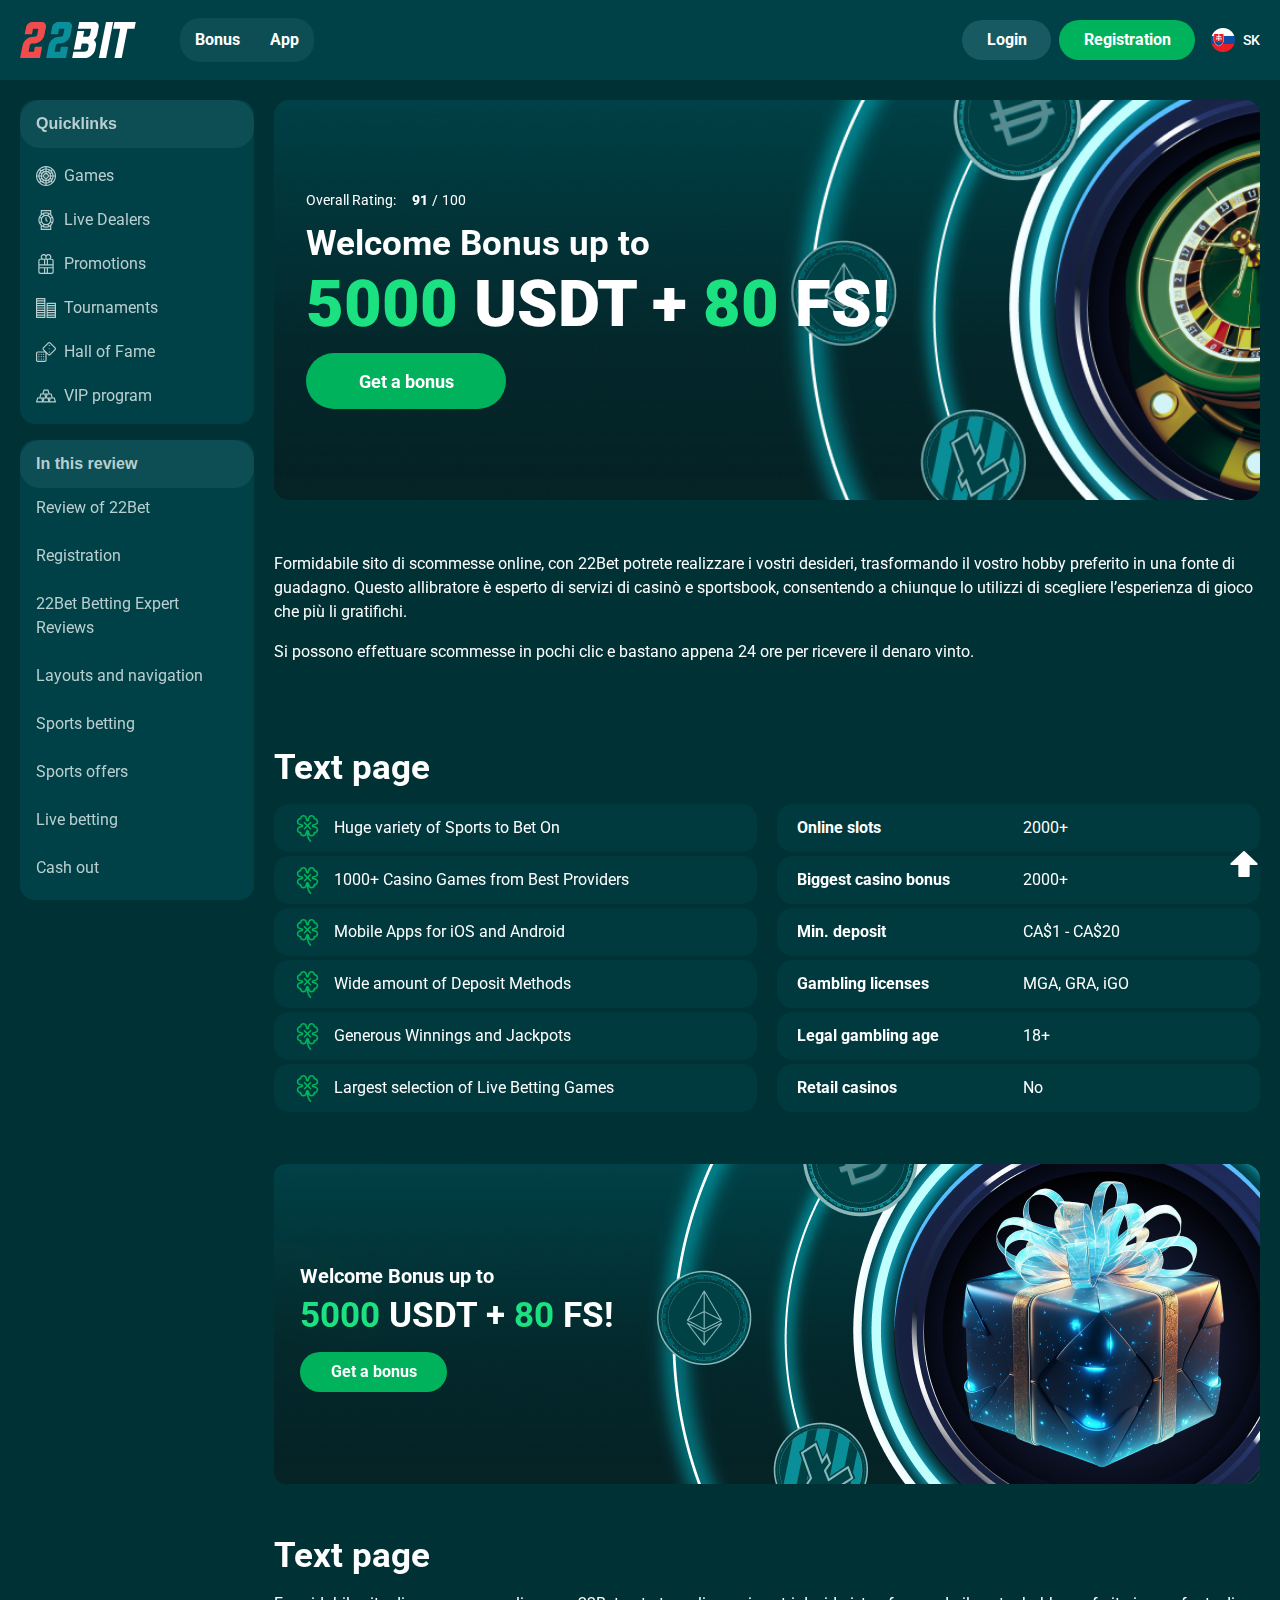
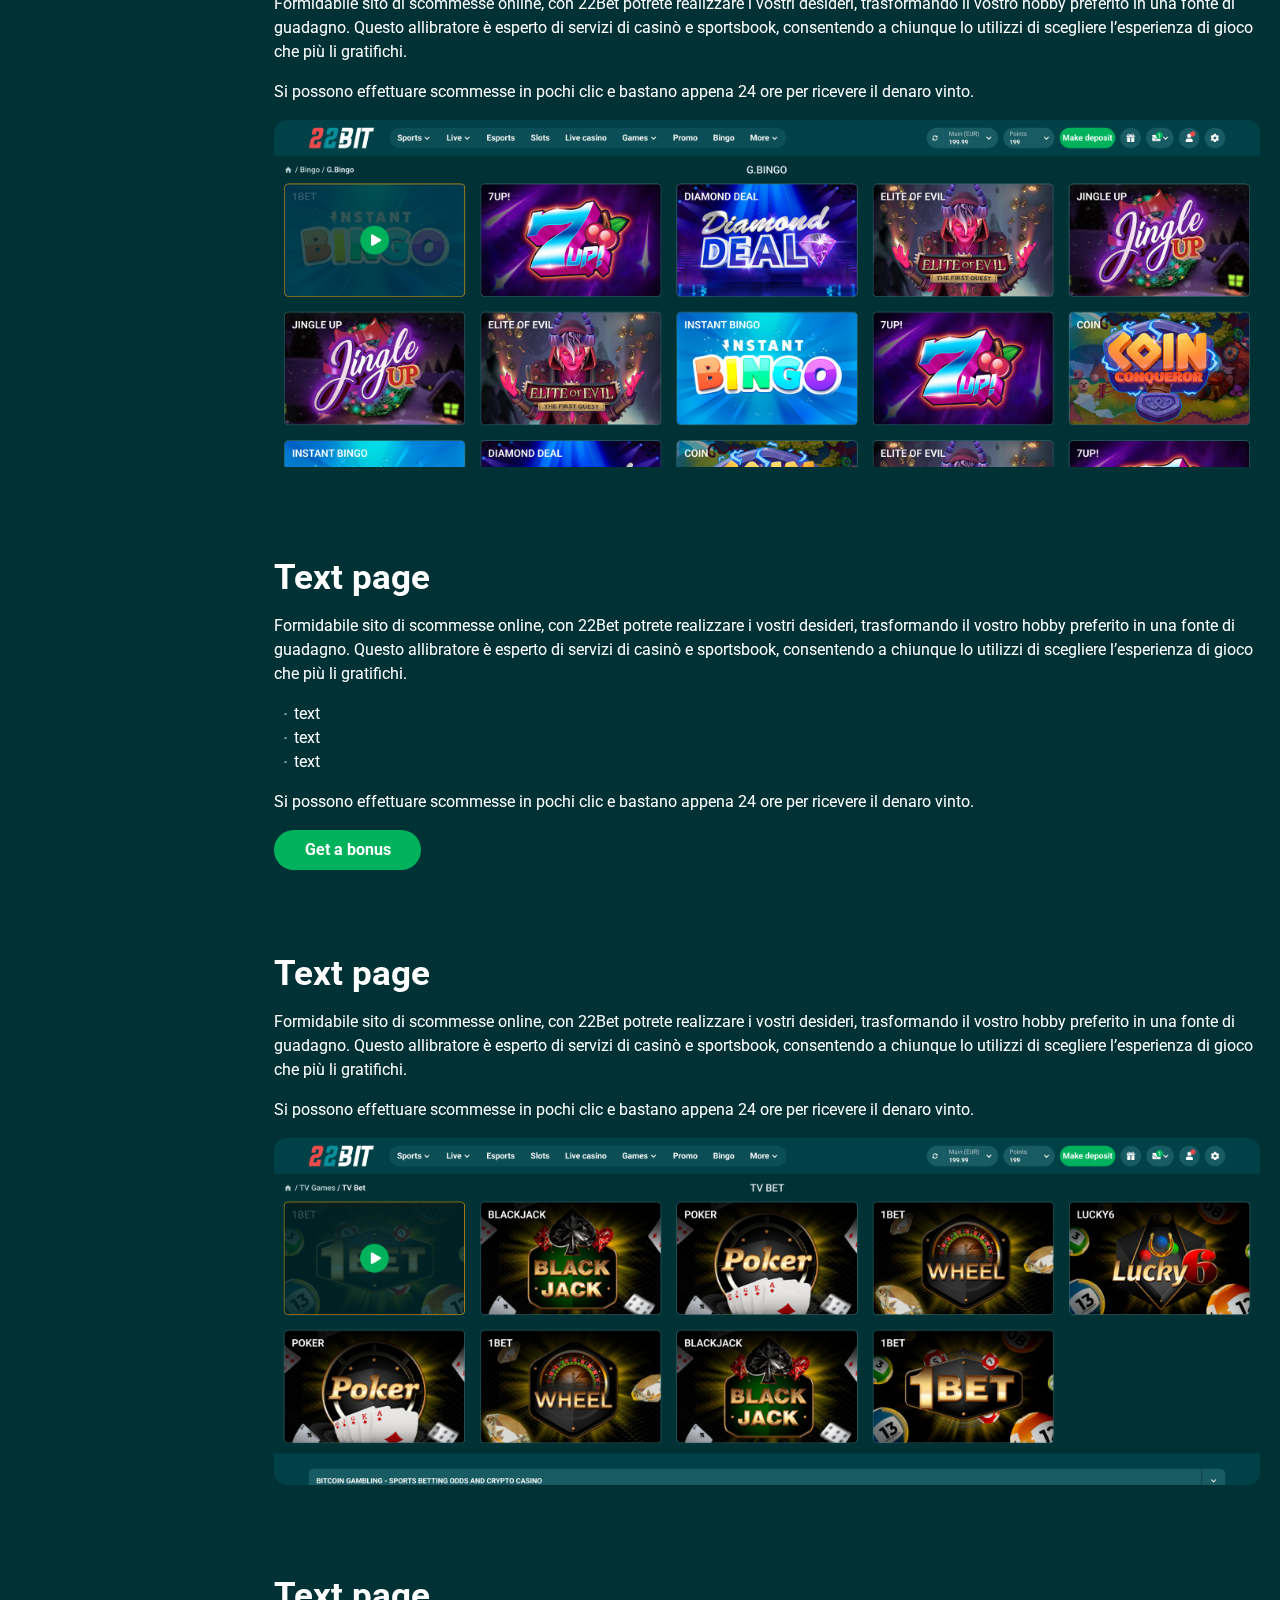
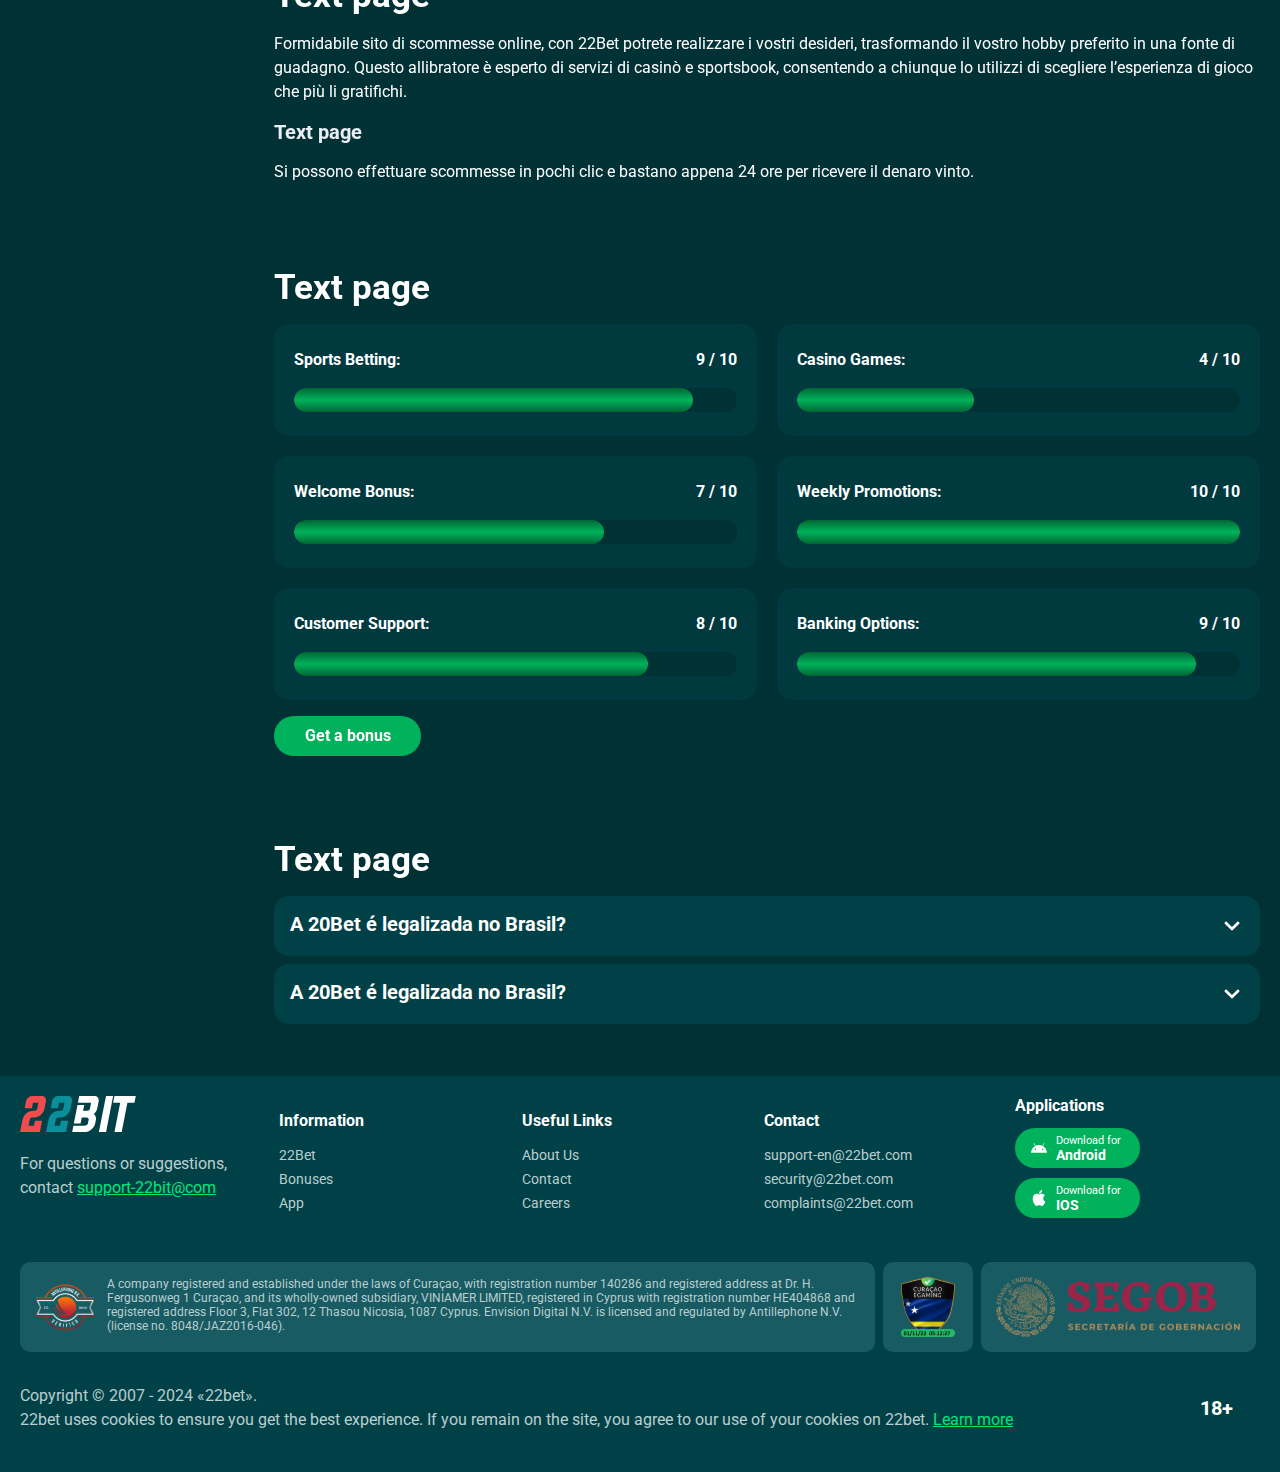
<file: index.html>
<!DOCTYPE html>
<html lang="sk">
  <head>
    <meta charset="UTF-8" />
    <meta name="viewport" content="width=device-width, initial-scale=1.0" />
    <title>Welcome Bonus up to
      5000 USDT + 80 FS!</title>
    <meta
      name="description"
      content="A 20Bet apostas online é a novidade mais relevante no mercado de apostas do Brasil"
    />
    <meta property="og:site_name" content="" />
    <meta
      property="og:title"
      content=""
    />
    <meta property="og:type" content="website" />
    <meta property="og:url" content="http://22-bit.sk/" />
    <meta property="og:image" content />
    <meta property="og:image:alt" content />
    <meta property="og:locale" content="sk" />
    <meta
      property="og:description"
      content="A 20Bet apostas online é a novidade mais relevante no mercado de apostas do Brasil"
    />
    <link rel="preconnect" href="https://fonts.googleapis.com" />
    <link rel="preconnect" href="https://fonts.gstatic.com" crossorigin />
    <link
      href="https://fonts.googleapis.com/css2?family=Poppins:wght@400;500;600;700;900&family=Roboto&family=Roboto+Condensed:ital,wght@0,100..900;1,100..900&display=swap"
      rel="stylesheet"
    />
    <link rel="stylesheet" href="./css/reset.css" />
    <link rel="stylesheet" href="./css/main.css" />
    <link rel="stylesheet" href="./css/media.css" />
    <link rel="icon" href="./images/favicon.png" type="image/x-icon" />
     <script src="https://code.jquery.com/jquery-3.6.1.min.js" integrity="sha256-o88AwQnZB+VDvE9tvIXrMQaPlFFSUTR+nldQm1LuPXQ=" crossorigin="anonymous"></script>
  </head>
  <body>
    <header class="header">
      <section class="content header__content">
        <a href="#" class="logo header__logo"
          ><img src="./images/logo.svg" alt="logo" title=""
        /></a>
        <button class="header__btn-menu">
          <svg
            width="16px"
            height="16px"
            viewBox="0 0 16 16"
            xmlns="http://www.w3.org/2000/svg"
          >
            <rect y="0" width="16" height="3" rx="1.5"></rect>
            <rect y="6.5" width="16" height="3" rx="1.5"></rect>
            <rect y="13" width="16" height="3" rx="1.5"></rect>
          </svg>
        </button>
        <nav class="menu header__menu">
          <ul class="header__menu-list">
            <li><a href="#">Bonus</a></li>
            <li><a href="#">App</a></li>
            
          </ul>
          <div class="header__btn">
            <a
              href="#"
              class="header__button header__button-login header__btn-login"
              >Login
            </a>
            <a
              href="#"
              class="header__button header__button-signin header__btn-signin"
              >Registration</a
            >
          </div>
        </nav>
        <a href="#" class="header__button header__button-login">Login </a>
        <a href="#" class="header__button header__button-signin">Registration</a>

        <div class="header__language">
          <div class="header__flag-wrap">
            <a class="header__country" href="#">
              <span><img src="./images/flag.png" alt=" Flag" title /></span>
              <span>sk</span>
            </a>
          </div>
      
        </div>  


        
      </section>
    </header>
 <main class="main">
        <aside class="sidebar-wrapper">
            <section class="content sidebar">
              <nav class="menu sidebar__menu">
                <button class="sidebar__menu-button">
                  Quicklinks
                </button>
                <ul>
                  <li >
                    <a href="#" ><img class="icon-default" src="./images/sidebar/games.svg" alt=" Games"  title/>
                      Games</a>
                    
                  </li>
                  <li >
                    <a href="#" ><img class="icon-default" src="./images/sidebar/live.svg" alt="Live Dealers"  title/>
                      
                     Live Dealers</a>
                  </li>
                  <li >
                    <a href="#" > <img class="icon-default" src="./images/sidebar/promotions.svg"  alt="Promotions"  title/>
                      
                      <span>Promotions</span></a>
                  </li> 
                  <li >
                    <a href="#" ><img class="icon-default" src="./images/sidebar/tournaments.svg" alt="Live Dealers"  title/>
                      
                      Tournaments</a>
                  </li>   
                 
                  <li >
                    <a href="#" ><img class="icon-default" src="./images/sidebar/hall.svg" alt="Hall of Fame" title>
                     
                      Hall of Fame</a>
                  </li>
                  <li >
                    <a href="" ><img class="icon-default" src="./images/sidebar/vip.svg" alt="vip" title/>
                      VIP program</a>
                  </li>
                  
                </ul>
              </nav>
    
              <div class="sidebar__navigation">
                <button class="sidebar__links-button">
                  In this review 
                </button>
                <div class="sidebar__links">
                  <ul class="sidebar__links-list">
                      <li ><a  href="#" title>Review of 22Bet</a></li>
                      <li ><a  href="#" title>Registration</a></li>
                      <li ><a  href="#" title>22Bet Betting Expert Reviews</a></li>
                      <li ><a  href="#" title>Layouts and navigation</a></li>
                      <li ><a  href="#" title>Sports betting</a></li>
                      <li ><a  href="#" title>Sports offers</a></li>
                      <li ><a  href="#" title>Live betting</a></li>
                      <li ><a  href="#" title>Cash out</a></li>
                      <li ><a  href="#" title>Live stream</a></li>
                      
                  </ul>
                </div>
              </div>
            </section>
          </aside>
    
          <section class="content__wrapper">
            <section class="content hero hero__content">
              <div class="background hero__background">
                <img src="./images/main/bg-main.png" alt="hero" title />
              </div>
    
              <div class="hero__data">
                <div
                  class="hero__rating"
                  itemscope
                  itemtype="http://schema.org/Game"
                >
                  <p>Overall Rating:</p>
                  <meta itemprop="name" content="http://22-bit.sk/" />
                  <span
                    itemprop="aggregateRating"
                    itemscope
                    itemtype="http://schema.org/AggregateRating"
                  >
                    <span itemprop="ratingValue"> 91 </span>
                    <span> / </span>
                    <span itemprop="bestRating"> 100 </span>
                    <meta itemprop="reviewCount" content="100" />
                  </span>
                </div>
                <h1 class="title general hero__title">
                  Welcome Bonus up to
                         <strong> <span>5000</span> USDT + <span>80</span> FS!</strong>
                </h1>
                
    
                <a href="#" class="button hero__button">Get a bonus</a>
              </div>
            </section>
            <section class="content page-nav">
              <div class="page-nav-button sidebar__links-button">
                In this review
              </div>
              <ul class="page-nav-list sidebar__links-list">
               
                <li ><a  href="#" title>Review of 22Bet</a></li>
                <li ><a  href="#" title>Registration</a></li>
                <li ><a  href="#" title>22Bet Betting Expert Reviews</a></li>
                <li ><a  href="#" title>Layouts and navigation</a></li>
                <li ><a  href="#" title>Sports betting</a></li>
                <li ><a  href="#" title>Sports offers</a></li>
                <li ><a  href="#" title>Live betting</a></li>
                <li ><a  href="#" title>Cash out</a></li>
                <li ><a  href="#" title>Live stream</a></li>
              </ul>
            </section>
            <section class="content article ">
          
                <p >
                  Formidabile sito di scommesse online, con 22Bet potrete realizzare i
                  vostri desideri, trasformando il vostro hobby preferito in una fonte
                  di guadagno. Questo allibratore è esperto di servizi di casinò e
                  sportsbook, consentendo a chiunque lo utilizzi di scegliere
                  l’esperienza di gioco che più li gratifichi.
                </p>
             
                <p >
                  Si possono effettuare scommesse in pochi clic e bastano appena 24 ore
                  per ricevere il denaro vinto.
                </p>
              </section> 
              
              <section class="content about">
                <h2 class="title high about__title">Text page</h2>
               <div class="about__content">
                <div class="features__list">
                    
                  <div class="features__info">
                  <ul >
                    <li class="features__item">
                            Huge variety of Sports to Bet On
                    </li>
                    <li>
                      1000+ Casino Games from Best Providers
                    </li>
                    <li>
                      Mobile Apps for iOS and Android
                    </li>
                    <li>
                      Wide amount of Deposit Methods
                    </li>
                    <li>
                      Generous Winnings and Jackpots
                    </li>
                    <li>
                     Largest selection of Live Betting Games
                    </li>
                  </ul>
                 </div>
             
                </div>
                <table class="about__table">
                  <tbody class="about__group">
                    
                      <tr>
                      <td>Online slots</td>
                      <td>2000+</td>
                     </tr>
                     <tr>
                      <td>Biggest casino bonus</td>
                      <td>2000+</td>
                     </tr>
                     <tr>
                      <td>Min. deposit</td>
                      <td>CA$1 - CA$20</td>
                     </tr>
                      <tr>
                        <td>Gambling licenses</td>
                        <td>MGA, GRA, iGO</td>
                      </tr>
                      <tr>
                        <td>Legal gambling age</td>
                        <td>18+</td>
                      </tr>
                      <tr>
                        <td>Retail casinos</td>
                        <td>No</td>
                      </tr>
                    
                  </tbody>
                </table>
                
               </div>
              </section> 
              <section class="content banner">
                <div class="background banner__background">
                  <img src="./images/main/banner-main.png" alt="banner" title />
                </div>
                <div class="banner__info">
                  <h2 class="title high banner__title-main">
                    Welcome Bonus up to  <strong> <span>5000</span> USDT + <span>80</span> FS!</strong>
                  </h2>
                 
                  <a href="#" class="button banner__button">Get a bonus</a>
                </div>
              </section>
            
             
             <section class=" content article">
                <h2 class="article__title high title">Text page</h2>
              
                <p class="">
                  Formidabile sito di scommesse online, con 22Bet potrete realizzare i
                  vostri desideri, trasformando il vostro hobby preferito in una fonte
                  di guadagno. Questo allibratore è esperto di servizi di casinò e
                  sportsbook, consentendo a chiunque lo utilizzi di scegliere
                  l’esperienza di gioco che più li gratifichi.
                </p>
               
                <p >
                  Si possono effettuare scommesse in pochi clic e bastano appena 24 ore
                  per ricevere il denaro vinto.
                </p>
                <div class="images">
                  <img
                  src="./images/main/image1-main.png"
                  alt="images" title
                  class=""
                  
                />
                </div>
              </section>
              <section class=" content article ">
                <h2 class="article__title high title">Text page</h2>
                <p >
                  Formidabile sito di scommesse online, con 22Bet potrete realizzare i
                  vostri desideri, trasformando il vostro hobby preferito in una fonte
                  di guadagno. Questo allibratore è esperto di servizi di casinò e
                  sportsbook, consentendo a chiunque lo utilizzi di scegliere
                  l’esperienza di gioco che più li gratifichi.
                </p>
                <ul>
                  <li >text</li>
                  <li >text</li>
                  <li >text</li>
                </ul>
                <p >
                  Si possono effettuare scommesse in pochi clic e bastano appena 24 ore
                  per ricevere il denaro vinto.
                </p>
               
                <a href="#" class="button  article__button">Get a bonus</a>
              </section>
              <section class=" content article">
                <h2 class="article__title high title">Text page</h2>
                
                <p class="">
                  Formidabile sito di scommesse online, con 22Bet potrete realizzare i
                  vostri desideri, trasformando il vostro hobby preferito in una fonte
                  di guadagno. Questo allibratore è esperto di servizi di casinò e
                  sportsbook, consentendo a chiunque lo utilizzi di scegliere
                  l’esperienza di gioco che più li gratifichi.
                </p>
              
                <p >
                  Si possono effettuare scommesse in pochi clic e bastano appena 24 ore
                  per ricevere il denaro vinto.
                </p>
                <div class="images">
                  <img
                  src="./images/main/image2-main.png"
                  alt="images" title
                  class=""
                  
                />
                </div>
              </section>
              <section class=" content article ">
                <h2 class="article__title high title">Text page</h2>
                <p >
                  Formidabile sito di scommesse online, con 22Bet potrete realizzare i
                  vostri desideri, trasformando il vostro hobby preferito in una fonte
                  di guadagno. Questo allibratore è esperto di servizi di casinò e
                  sportsbook, consentendo a chiunque lo utilizzi di scegliere
                  l’esperienza di gioco che più li gratifichi.
                </p>
               
               
                <h3>Text page</h3>
                
                <p >
                  Si possono effettuare scommesse in pochi clic e bastano appena 24 ore
                  per ricevere il denaro vinto.
                </p>
               
              </section>
             <section class="content ratings ">
                <h2 class="ratings__title title high">
                  Text page
                </h2>
                
          <div class="ratings__content">
           
             <ul class="ratings__list">
              <li>
               
                <div  class="ratings__info">
                  <span class="ratings__data">
                    <span>9</span>
                    <span>/</span>
                    <span>10</span>
                  </span>
                 
                  <p>Sports betting:</p>
              
                </div>
                <div class="ratings__img">
                  <span style="width: 90%" ></span>
                  
                </div>
              </li>
              <li>
                
                <div class="ratings__info">
                  <span class="ratings__data">
                    <span>4</span>
                    <span>/</span>
                    <span>10</span>
                  </span>
                  
                  <p>Casino Games:
                  </p>
                  
                </div>
                <div class="ratings__img">
                  <span style="width: 40%" ></span>
                  
                </div>
              <li>
                
                <div class="ratings__info">
                  <span class="ratings__data">
                    <span>7</span>
                    <span>/</span>
                    <span>10</span>
                  </span>
                 
                  <p>Welcome Bonus:
                    </p>
                  
                </div>
                <div class="ratings__img">
                  <span style="width: 70%" ></span>
                  
                </div>
            </li>
            <li>
              
              <div class="ratings__info">
                <span class="ratings__data">
                  <span>10</span>
                  <span>/</span>
                  <span>10</span>
                </span>
                
                <p>Weekly Promotions:</p>
                
              </div>
              <div class="ratings__img">
                <span style="width: 100%" ></span>
                
              </div>
             
            </li>
              <li>
                
                <div class="ratings__info">
                  <span class="ratings__data">
                    <span>8</span>
                    <span>/</span>
                    <span>10</span>
                  </span>
                
                  <p>Customer Support:</p>
                  
                </div>
                <div class="ratings__img">
                  <span style="width: 80%" ></span>
                  
                </div>
              </li>
            </li>
            <li>
              
              <div class="ratings__info">
                <span class="ratings__data">
                  <span>9</span>
                  <span>/</span>
                  <span>10</span>
                </span>
              
                <p>Banking Options:</p>
                
              </div>
              <div class="ratings__img">
                <span style="width: 90%" ></span>
                
              </div>
            </li>
          
            </ul> 
           
            
          </div>
            
              <a href="#" class="button ratings__button">Get a bonus</a>
              </section>
               <section class="content faq ">
                <h2 class="title high faq__title ">Text page</h2>
                <ul class="faq__list " itemscope itemtype="https://schema.org/FAQPage">
                  <li class="faq__item"  itemscope itemprop="mainEntity" itemtype="https://schema.org/Question">
                    <h3 class="title medium faq__subtitle js-button-expander"  itemprop="name">A 20Bet é legalizada no Brasil?
                     </h3>
                    <div  class="faq__answer js-expand-content" itemscope  itemprop="acceptedAnswer" itemtype="https://schema.org/Answer">
                      <p  itemprop="text">
                        O pacote especial para novos usuários da 20Bet paga 100% sobre o primeiro depósito, com limite de 600 BRL.
                    </div>
                  </li>
                  <li class="faq__item"  itemscope itemprop="mainEntity" itemtype="https://schema.org/Question">
                    <h3 class="title medium faq__subtitle js-button-expander"  itemprop="name">A 20Bet é legalizada no Brasil?</h3>
                    <div class="faq__answer js-expand-content" itemscope  itemprop="acceptedAnswer" itemtype="https://schema.org/Answer">
                      <p  itemprop="text">
                        O pacote especial para novos usuários da 20Bet paga 100% sobre o primeiro depósito, com limite de 600 BRL.
                      </p>
                    </div>
                  </li> 
                   
                  
                </ul>
              </section> 
              <div class=""  onclick="scrollToTop()">
                <button class="main__arrow" id="scrollToTopBtn"></button>
              </div> 
          </section>
    
    </main> 
    <footer class="footer">
      <section class="content footer__content">
       
        <div class="footer__wrapper">
          <div class="footer__logo-wrap">
            <a href="./index.html" class="logo footer__logo"
          ><img src="./images/logo.svg" alt="logo" title=""
        /></a>
        <p>For questions or suggestions, contact <a href="#" class="footer__link">support-22bit@com</a></p>
          </div>
          <ul class="footer__menu">
            <li>
              <div>Information</div>
              <ul class="footer__info">
                <li><a href="#">22Bet
                </a></li>
                <li><a href="#">Bonuses</a></li>
                <li><a href="#">App</a></li>
               
              </ul>
            </li>
            
            <li>
              <div>Useful Links</div>
              <ul class="footer__info">
                <li><a href="#">About Us</a></li>
                <li><a href="#">Contact</a></li>
                <li><a href="#">Careers</a></li>
                
              </ul>
            </li>
            <li>
              <div>Contact</div>
              <ul class="footer__info">
                <li><a href="mailto:support-en@22bet.com">support-en@22bet.com</a></li>
                <li><a href="mailto:security@22bet.com">security@22bet.com</a></li>
                <li><a href="mailto:complaints@22bet.com">complaints@22bet.com</a></li>
              </ul>
            </li>
           
          </ul>
          <div class="footer__wrapp">
            
            <div >
              Applications
            </div>
            <div class="footer__btn">
              <a href="#" class="button footer__button">Download for
                 <span>Android</span></a>
                 <a href="#" class="button footer__button">Download for
                  <span>IOS</span></a>
            </div>
           
          </div>
         </div>
       <div class="footer__content-desc">
<div class="footer__desc">
  <img src="./images/footer-frame1.svg" alt="image" title>
<p>A company registered and established under the laws of Curaçao, with registration number 140286 and registered address at Dr. H. Fergusonweg 1 Curaçao, and its wholly-owned subsidiary, VINIAMER LIMITED, registered in Cyprus with registration number HE404868 and registered address Floor 3, Flat 302, 12 Thasou Nicosia, 1087 Cyprus. Envision Digital N.V. is licensed and regulated by Antillephone N.V. (license no. 8048/JAZ2016-046).</p>
</div>
<div class="footer__img-wrap">
  <img class="footer__desc-img" src="./images/footer-frame2.svg" alt="image" title>
<img class="footer__desc-img" src="./images/footer-frame3.svg" alt="image" title>
</div>
       </div>
        
       <div class="footer__wrapper-content">
        <div class="footer__informations">
         
          <p>
            Copyright &copy; 2007 - 2024 «22bet».
          </p>
          <p>22bet uses cookies to ensure you get the best experience. If you remain on the site, you agree to our use of your cookies on 22bet. <a href="#" class="footer__link"> Learn more</a></p>
        </div>
        
          
          <p class="footer__age">
           18+
          </p>
         
        </div>
      </section>
    </footer>
    <script src="./js/sidebar.js" defer></script>
    <script src="./js/arrowUp.js" defer></script>
    <script src="./js/expander.js" defer></script>
    <script src="./js/mobile-menu.js" defer></script>
   
  </body>
</html>
</file>
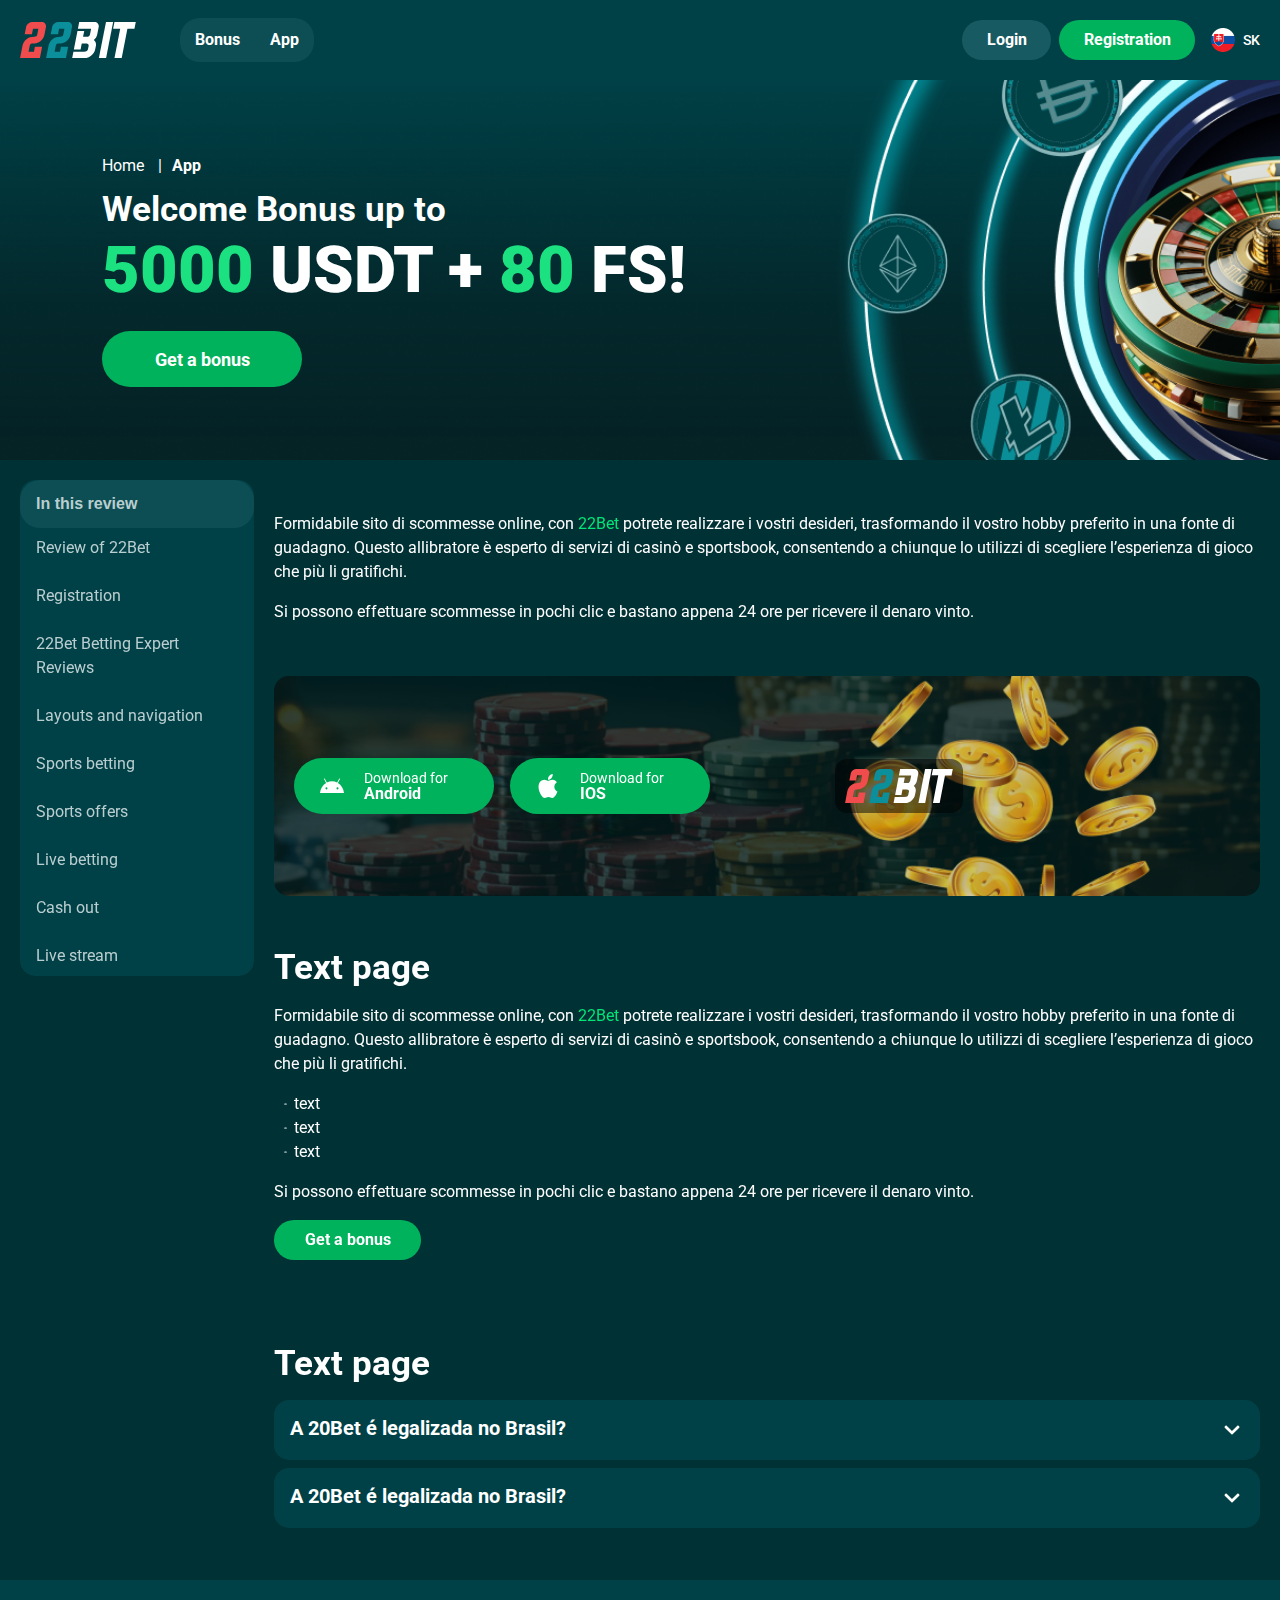
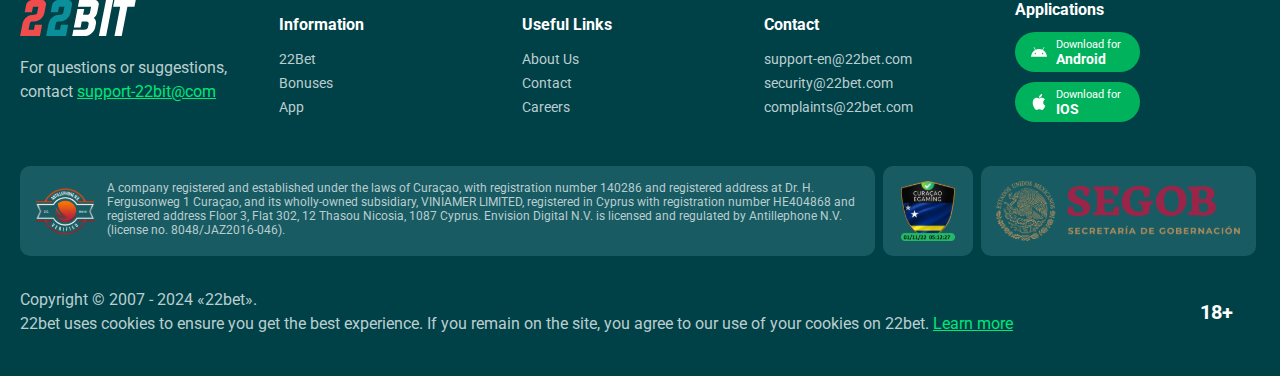
<file: app.html>
<!DOCTYPE html>
<html lang="sk">
  <head>
    <meta charset="UTF-8" />
    <meta name="viewport" content="width=device-width, initial-scale=1.0" />
    <title>Welcome Bonus up to 5000 USDT + 80 FS!</title>
    <meta
      name="description"
      content="A 20Bet apostas online é a novidade mais relevante no mercado de apostas do Brasil"
    />
    <meta property="og:site_name" content="" />
    <meta property="og:title" content="" />
    <meta property="og:type" content="website" />
    <meta property="og:url" content="http://22-bit.sk/" />
    <meta property="og:image" content />
    <meta property="og:image:alt" content />
    <meta property="og:locale" content="sk" />
    <meta
      property="og:description"
      content="A 20Bet apostas online é a novidade mais relevante no mercado de apostas do Brasil."
    />
    <link rel="preconnect" href="https://fonts.googleapis.com" />
    <link rel="preconnect" href="https://fonts.gstatic.com" crossorigin />
    <link
      href="https://fonts.googleapis.com/css2?family=Poppins:wght@400;500;600;700;900&family=Roboto&family=Roboto+Condensed:ital,wght@0,100..900;1,100..900&display=swap"
      rel="stylesheet"
    />
    <link rel="stylesheet" href="./css/reset.css" />
    <link rel="stylesheet" href="./css/main.css" />
    <link rel="stylesheet" href="./css/media.css" />
    <link rel="icon" href="./images/favicon.png" type="image/x-icon" />
    <script
      src="https://code.jquery.com/jquery-3.6.1.min.js"
      integrity="sha256-o88AwQnZB+VDvE9tvIXrMQaPlFFSUTR+nldQm1LuPXQ="
      crossorigin="anonymous"
    ></script>
  </head>
  <body>
    <header class="header">
      <section class="content header__content">
        <a href="#" class="logo header__logo"
          ><img src="./images/logo.svg" alt="logo" title=""
        /></a>
        <button class="header__btn-menu">
          <svg
            width="16px"
            height="16px"
            viewBox="0 0 16 16"
            xmlns="http://www.w3.org/2000/svg"
          >
            <rect y="0" width="16" height="3" rx="1.5"></rect>
            <rect y="6.5" width="16" height="3" rx="1.5"></rect>
            <rect y="13" width="16" height="3" rx="1.5"></rect>
          </svg>
        </button>
        <nav class="menu header__menu">
          <ul class="header__menu-list">
            <li><a href="#">Bonus</a></li>
            <li><a href="#">App</a></li>
          </ul>
          <div class="header__btn">
            <a
              href="#"
              class="header__button header__button-login header__btn-login"
              >Login
            </a>
            <a
              href="#"
              class="header__button header__button-signin header__btn-signin"
              >Registration</a
            >
          </div>
        </nav>
        <a href="#" class="header__button header__button-login">Login </a>
        <a href="#" class="header__button header__button-signin"
          >Registration</a
        >

        <div class="header__language">
          <div class="header__flag-wrap">
            <a class="header__country" href="#">
              <span><img src="./images/flag.png" alt=" Flag" title /></span>
              <span>sk</span>
            </a>
          </div>
         
        </div>
      </section>
    </header>
    <section class=" hero hero__app">
      <div class="background hero__background hero__background-page">
        <img src="./images/app/bg-app.png" alt="hero" title />
      </div>

      <div class="hero__data hero__data-app hero__data-page">
        <ul
          class="breadcrumbs"
          itemscope
          itemtype="https://schema.org/BreadcrumbList"
        >
          <li
            itemprop="itemListElement"
            itemscope
            itemtype="https://schema.org/ListItem"
          >
            <a href="#" itemprop="item">
              <span itemprop="name">Home</span></a
            >
            <meta itemprop="position" content="1" />
          </li>
          <li
            itemprop="itemListElement"
            itemscope
            itemtype="https://schema.org/ListItem"
          >
            <a href="#" itemprop="item">
              <span itemprop="name">App</span></a
            >
            <meta itemprop="position" content="2" />
          </li>
        </ul>
        <h1 class="title general hero__title hero__title-page">
          Welcome Bonus up to
          <strong><span>5000</span> USDT + <span>80</span> FS!</strong>
        </h1>

        <a href="#" class="button hero__button hero__button-bonus"
          >Get a bonus</a
        >
      </div>
    </section>
    <main class="main main-page">
      <aside class="sidebar-wrapper">
        <section class="content sidebar">
         
          <div class="sidebar__navigation">
            <button class="sidebar__links-button">In this review</button>
            <div class="sidebar__links">
              <ul class="sidebar__links-list">
                <li><a href="#" title>Review of 22Bet</a></li>
                <li><a href="#" title>Registration</a></li>
                <li><a href="#" title>22Bet Betting Expert Reviews</a></li>
                <li><a href="#" title>Layouts and navigation</a></li>
                <li><a href="#" title>Sports betting</a></li>
                <li><a href="#" title>Sports offers</a></li>
                <li><a href="#" title>Live betting</a></li>
                <li><a href="#" title>Cash out</a></li>
                <li><a href="#" title>Live stream</a></li>
              </ul>
            </div>
          </div>
        </section>
      </aside>

      <section class="content__wrapper">
      
        <section class="content page-nav">
          <div class="page-nav-button sidebar__links-button">In this review</div>
          <ul class="page-nav-list sidebar__links-list">
            <li><a href="#" title>Review of 22Bet</a></li>
            <li><a href="#" title>Registration</a></li>
            <li><a href="#" title>22Bet Betting Expert Reviews</a></li>
            <li><a href="#" title>Layouts and navigation</a></li>
            <li><a href="#" title>Sports betting</a></li>
            <li><a href="#" title>Sports offers</a></li>
            <li><a href="#" title>Live betting</a></li>
            <li><a href="#" title>Cash out</a></li>
            <li><a href="#" title>Live stream</a></li>
          </ul>
        </section>
        <section class="content article">
         
          <p>
            Formidabile sito di scommesse online, con
            <a href="#" class="article__link">22Bet</a> potrete realizzare i
            vostri desideri, trasformando il vostro hobby preferito in una fonte
            di guadagno. Questo allibratore è esperto di servizi di casinò e
            sportsbook, consentendo a chiunque lo utilizzi di scegliere
            l’esperienza di gioco che più li gratifichi.
          </p>
          <p>
            Si possono effettuare scommesse in pochi clic e bastano appena 24
            ore per ricevere il denaro vinto.
          </p>
         
        </section>
        <section class="content  banner__app">
          <div class="background banner__background-app">
            <img class="background-app" src="./images/app/banner-app.png" alt="banner" title />
          </div>
          <div class="banner__content banner__content-app">
           
                <a href="#" class="banner__btn banner__btn-android"
                > Download for
                <span>Android
                </span></a>
                
              
              <a href="#" class="banner__btn banner__btn-app">
                Download for
                <span>IOS
                </span></a>
            </div>
            <a href="#" class="logo banner__logo"
            ><img src="./images/logo.svg" alt="logo" title=""
          /></a>
        
        </section>
        <section class="content article">
          <h2 class="article__title high title">Text page</h2>
          <p>
            Formidabile sito di scommesse online, con  <a href="#" class="article__link">22Bet</a> potrete realizzare i
            vostri desideri, trasformando il vostro hobby preferito in una fonte
            di guadagno. Questo allibratore è esperto di servizi di casinò e
            sportsbook, consentendo a chiunque lo utilizzi di scegliere
            l’esperienza di gioco che più li gratifichi.
          </p>

          <ul>
            <li>text</li>
            <li>text</li>
            <li>text</li>
          </ul>
          <p>
            Si possono effettuare scommesse in pochi clic e bastano appena 24
            ore per ricevere il denaro vinto.
          </p>

          <a href="#" class="button article__button">Get a bonus</a>
        </section>
        <section class="content faq">
          <h2 class="title high faq__title">Text page</h2>
          <ul class="faq__list" itemscope itemtype="https://schema.org/FAQPage">
            <li
              class="faq__item"
              itemscope
              itemprop="mainEntity"
              itemtype="https://schema.org/Question"
            >
              <h3
                class="title medium faq__subtitle js-button-expander"
                itemprop="name"
              >
                A 20Bet é legalizada no Brasil?
              </h3>
              <div
                class="faq__answer js-expand-content"
                itemscope
                itemprop="acceptedAnswer"
                itemtype="https://schema.org/Answer"
              >
                <p itemprop="text">
                  O pacote especial para novos usuários da 20Bet paga 100% sobre o primeiro depósito, com limite de 600 BRL.
                </p>
              </div>
            </li>
            <li
              class="faq__item"
              itemscope
              itemprop="mainEntity"
              itemtype="https://schema.org/Question"
            >
              <h3
                class="title medium faq__subtitle js-button-expander"
                itemprop="name"
              >
                A 20Bet é legalizada no Brasil?
              </h3>
              <div
                class="faq__answer js-expand-content"
                itemscope
                itemprop="acceptedAnswer"
                itemtype="https://schema.org/Answer"
              >
                <p itemprop="text">
                  O pacote especial para novos usuários da 20Bet paga 100% sobre o primeiro depósito, com limite de 600 BRL.
                </p>
              </div>
            </li>
           
          </ul>
        </section>
      </section>
    </main>
    <footer class="footer">
      <section class="content footer__content">
       
        <div class="footer__wrapper">
          <div class="footer__logo-wrap">
            <a href="./index.html" class="logo footer__logo"
          ><img src="./images/logo.svg" alt="logo" title=""
        /></a>
        <p>For questions or suggestions, contact <a href="#" class="footer__link">support-22bit@com</a></p>
          </div>
          <ul class="footer__menu">
            <li>
              <div>Information</div>
              <ul class="footer__info">
                <li><a href="#">22Bet
                </a></li>
                <li><a href="#">Bonuses</a></li>
                <li><a href="#">App</a></li>
               
              </ul>
            </li>
            
            <li>
              <div>Useful Links</div>
              <ul class="footer__info">
                <li><a href="#">About Us</a></li>
                <li><a href="#">Contact</a></li>
                <li><a href="#">Careers</a></li>
                
              </ul>
            </li>
            <li>
              <div>Contact</div>
              <ul class="footer__info">
                <li><a href="mailto:support-en@22bet.com">support-en@22bet.com</a></li>
                <li><a href="mailto:security@22bet.com">security@22bet.com</a></li>
                <li><a href="mailto:complaints@22bet.com">complaints@22bet.com</a></li>
              </ul>
            </li>
           
          </ul>
          <div class="footer__wrapp">
            
            <div >
              Applications
            </div>
            <div class="footer__btn">
              <a href="#" class="button footer__button">Download for
                 <span>Android</span></a>
                 <a href="#" class="button footer__button">Download for
                  <span>IOS</span></a>
            </div>
           
          </div>
         </div>
       <div class="footer__content-desc">
<div class="footer__desc">
  <img src="./images/footer-frame1.svg" alt="image" title>
<p>A company registered and established under the laws of Curaçao, with registration number 140286 and registered address at Dr. H. Fergusonweg 1 Curaçao, and its wholly-owned subsidiary, VINIAMER LIMITED, registered in Cyprus with registration number HE404868 and registered address Floor 3, Flat 302, 12 Thasou Nicosia, 1087 Cyprus. Envision Digital N.V. is licensed and regulated by Antillephone N.V. (license no. 8048/JAZ2016-046).</p>
</div>
<div class="footer__img-wrap">
  <img class="footer__desc-img" src="./images/footer-frame2.svg" alt="image" title>
<img class="footer__desc-img" src="./images/footer-frame3.svg" alt="image" title>
</div>
       </div>
        
       <div class="footer__wrapper-content">
        <div class="footer__informations">
         
          <p>
            Copyright &copy; 2007 - 2024 «22bet».
          </p>
          <p>22bet uses cookies to ensure you get the best experience. If you remain on the site, you agree to our use of your cookies on 22bet. <a href="#" class="footer__link"> Learn more</a></p>
        </div>
        
          
          <p class="footer__age">
           18+
          </p>
         
        </div>
      </section>
    </footer>
    <script src="./js/sidebar.js" defer></script>
    <script src="./js/expander.js" defer></script>
    <script src="./js/mobile-menu.js" defer></script>
   
  </body>
</html>
</file>
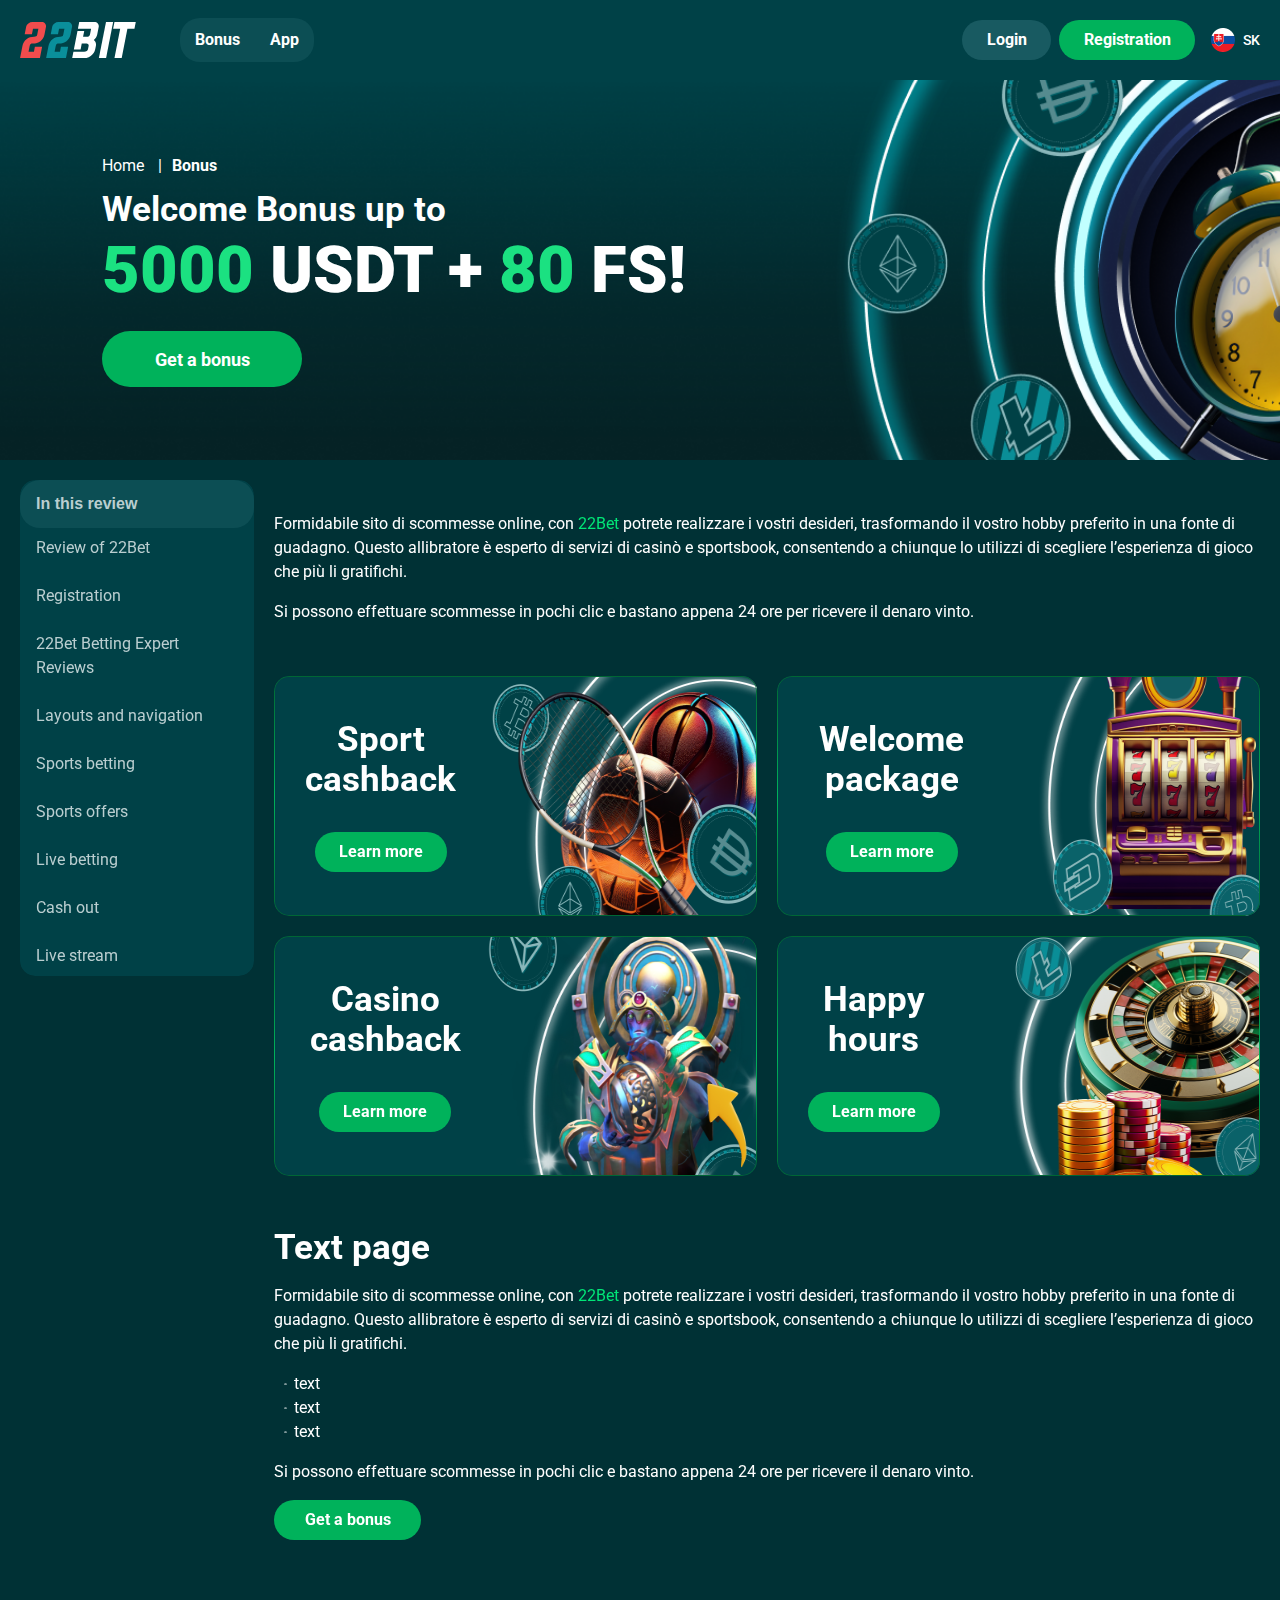
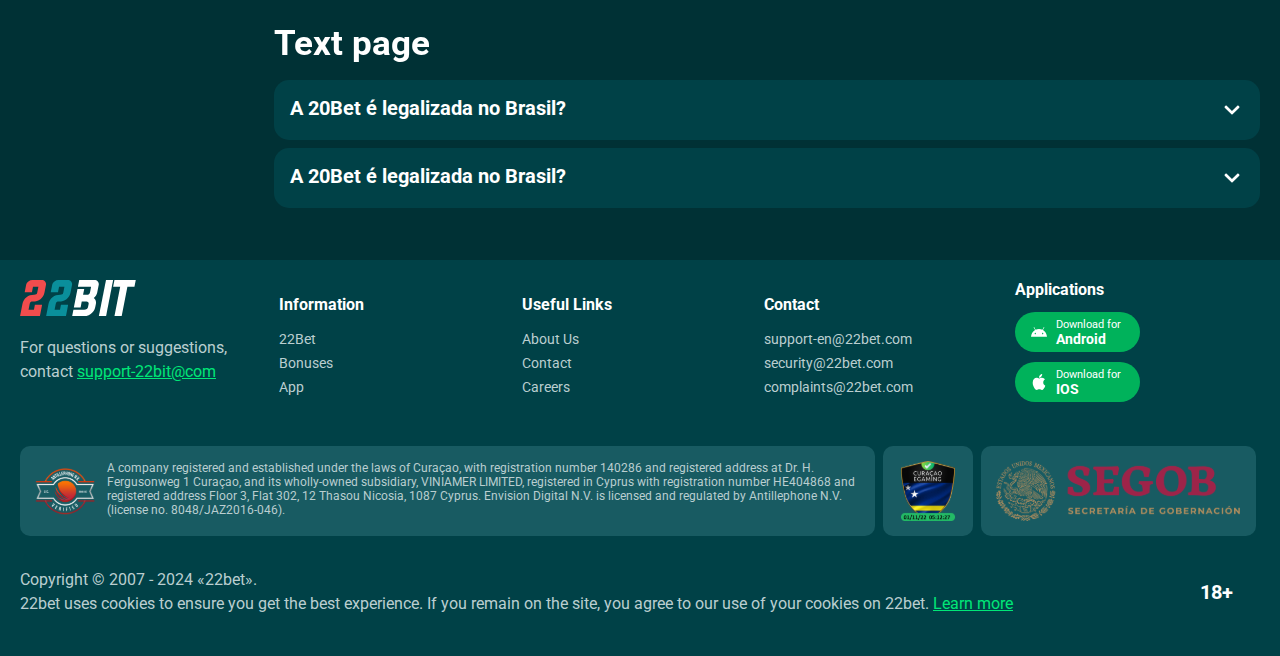
<file: bonus.html>
<!DOCTYPE html>
<html lang="sk">
  <head>
    <meta charset="UTF-8" />
    <meta name="viewport" content="width=device-width, initial-scale=1.0" />
    <title>Welcome Bonus up to 5000 USDT + 80 FS!</title>
    <meta
      name="description"
      content="A 20Bet apostas online é a novidade mais relevante no mercado de apostas do Brasil"
    />
    <meta property="og:site_name" content="" />
    <meta property="og:title" content="" />
    <meta property="og:type" content="website" />
    <meta property="og:url" content="http://22-bit.sk/" />
    <meta property="og:image" content />
    <meta property="og:image:alt" content />
    <meta property="og:locale" content="sk" />
    <meta
      property="og:description"
      content="A 20Bet apostas online é a novidade mais relevante no mercado de apostas do Brasil"
    />
    <link rel="preconnect" href="https://fonts.googleapis.com" />
    <link rel="preconnect" href="https://fonts.gstatic.com" crossorigin />
    <link
      href="https://fonts.googleapis.com/css2?family=Poppins:wght@400;500;600;700;900&family=Roboto&family=Roboto+Condensed:ital,wght@0,100..900;1,100..900&display=swap"
      rel="stylesheet"
    />
    <link rel="stylesheet" href="./css/reset.css" />
    <link rel="stylesheet" href="./css/main.css" />
    <link rel="stylesheet" href="./css/media.css" />
    <link rel="icon" href="./images/favicon.png" type="image/x-icon" />
    <script
      src="https://code.jquery.com/jquery-3.6.1.min.js"
      integrity="sha256-o88AwQnZB+VDvE9tvIXrMQaPlFFSUTR+nldQm1LuPXQ="
      crossorigin="anonymous"
    ></script>
  </head>
  <body>
    <header class="header">
      <section class="content header__content">
        <a href="#" class="logo header__logo"
          ><img src="./images/logo.svg" alt="logo" title=""
        /></a>
        <button class="header__btn-menu">
          <svg
            width="16px"
            height="16px"
            viewBox="0 0 16 16"
            xmlns="http://www.w3.org/2000/svg"
          >
            <rect y="0" width="16" height="3" rx="1.5"></rect>
            <rect y="6.5" width="16" height="3" rx="1.5"></rect>
            <rect y="13" width="16" height="3" rx="1.5"></rect>
          </svg>
        </button>
        <nav class="menu header__menu">
          <ul class="header__menu-list">
            <li><a href="#">Bonus</a></li>
            <li><a href="#">App</a></li>
          </ul>
          <div class="header__btn">
            <a
              href="#"
              class="header__button header__button-login header__btn-login"
              >Login
            </a>
            <a
              href="#"
              class="header__button header__button-signin header__btn-signin"
              >Registration</a
            >
          </div>
        </nav>
        <a href="#" class="header__button header__button-login">Login </a>
        <a href="#" class="header__button header__button-signin"
          >Registration</a
        >

        <div class="header__language">
          <div class="header__flag-wrap">
            <a class="header__country" href="#">
              <span><img src="./images/flag.png" alt=" Flag" title /></span>
              <span>sk</span>
            </a>
          </div>
         
        </div>
      </section>
    </header>
    <section class=" hero hero__bonus">
      <div class="background hero__background hero__background-page">
        <img src="./images/bonus/bg-bonus.png" alt="hero" title />
      </div>

      <div class="hero__data hero__data-bonus hero__data-page">
        <ul
          class="breadcrumbs"
          itemscope
          itemtype="https://schema.org/BreadcrumbList"
        >
          <li
            itemprop="itemListElement"
            itemscope
            itemtype="https://schema.org/ListItem"
          >
            <a href="#" itemprop="item">
              <span itemprop="name">Home</span></a
            >
            <meta itemprop="position" content="1" />
          </li>
          <li
            itemprop="itemListElement"
            itemscope
            itemtype="https://schema.org/ListItem"
          >
            <a href="#" itemprop="item">
              <span itemprop="name">Bonus</span></a
            >
            <meta itemprop="position" content="2" />
          </li>
        </ul>
        <h1 class="title general hero__title hero__title-page">
          Welcome Bonus up to
          <strong> <span>5000</span> USDT + <span>80</span> FS!</strong>
        </h1>

        <a href="#" class="button hero__button hero__button-bonus"
          >Get a bonus</a
        >
      </div>
    </section>
    <main class="main main-page">
      <aside class="sidebar-wrapper">
        <section class="content sidebar">
         
          <div class="sidebar__navigation">
            <button class="sidebar__links-button">In this review</button>
            <div class="sidebar__links">
              <ul class="sidebar__links-list">
                <li><a href="#" title>Review of 22Bet</a></li>
                <li><a href="#" title>Registration</a></li>
                <li><a href="#" title>22Bet Betting Expert Reviews</a></li>
                <li><a href="#" title>Layouts and navigation</a></li>
                <li><a href="#" title>Sports betting</a></li>
                <li><a href="#" title>Sports offers</a></li>
                <li><a href="#" title>Live betting</a></li>
                <li><a href="#" title>Cash out</a></li>
                <li><a href="#" title>Live stream</a></li>
              </ul>
            </div>
          </div>
        </section>
      </aside>

      <section class="content__wrapper">
       
        <section class="content page-nav">
          <div class="page-nav-button sidebar__links-button">In this review</div>
          <ul class="page-nav-list sidebar__links-list">
            <li><a href="#" title>Review of 22Bet</a></li>
            <li><a href="#" title>Registration</a></li>
            <li><a href="#" title>22Bet Betting Expert Reviews</a></li>
            <li><a href="#" title>Layouts and navigation</a></li>
            <li><a href="#" title>Sports betting</a></li>
            <li><a href="#" title>Sports offers</a></li>
            <li><a href="#" title>Live betting</a></li>
            <li><a href="#" title>Cash out</a></li>
            <li><a href="#" title>Live stream</a></li>
          </ul>
        </section>
        <section class="content article">
        
          <p>
            Formidabile sito di scommesse online, con
            <a href="#" class="article__link">22Bet</a> potrete realizzare i
            vostri desideri, trasformando il vostro hobby preferito in una fonte
            di guadagno. Questo allibratore è esperto di servizi di casinò e
            sportsbook, consentendo a chiunque lo utilizzi di scegliere
            l’esperienza di gioco che più li gratifichi.
          </p>
          <p>
            Si possono effettuare scommesse in pochi clic e bastano appena 24
            ore per ricevere il denaro vinto.
          </p>
         
        </section>
        <section class="content bonuses">
          <ul class="bonuses__list">
            <li class="bonuses__item">
              <div class="bonuses__img">
                <img src="./images/bonus/banner-bonus1.png" alt="" title="" />
              </div>
              <div class="bonuses__desc">
                <h2 class="title high bonuses__title">Sport
                  cashback</h2>
               
                <div class="bonuses__buttons">
                  <a href="#" class="button bonuses__button">Learn more</a>
                
                </div>
              </div>
            </li>
            <li class="bonuses__item">
              <div class="bonuses__img">
                <img src="./images/bonus/banner-bonus2.png" alt="" title="" />
              </div>
              <div class="bonuses__desc">
                <h2 class="title high bonuses__title">Welcome
                  package</h2>
               
                <div class="bonuses__buttons">
                  <a href="#" class="button bonuses__button">Learn more</a>
                
                </div>
              </div>
            </li>
            <li class="bonuses__item">
              <div class="bonuses__img">
                <img src="./images/bonus/banner-bonus3.png" alt="" title="" />
              </div>
              <div class="bonuses__desc">
                <h2 class="title high bonuses__title">Casino
                  cashback</h2>
               
                <div class="bonuses__buttons">
                  <a href="#" class="button bonuses__button">Learn more</a>
                
                </div>
              </div>
            </li>
            <li class="bonuses__item">
              <div class="bonuses__img">
                <img src="./images/bonus/banner-bonus4.png" alt="" title="" />
              </div>
              <div class="bonuses__desc">
                <h2 class="title high bonuses__title">Happy
                  hours</h2>
               
                <div class="bonuses__buttons">
                  <a href="#" class="button bonuses__button">Learn more</a>
                
                </div>
              </div>
            </li>
          </ul>
        </section>
        <section class="content article">
          <h2 class="article__title high title">Text page</h2>
          <p>
            Formidabile sito di scommesse online, con  <a href="#" class="article__link">22Bet</a> potrete realizzare i
            vostri desideri, trasformando il vostro hobby preferito in una fonte
            di guadagno. Questo allibratore è esperto di servizi di casinò e
            sportsbook, consentendo a chiunque lo utilizzi di scegliere
            l’esperienza di gioco che più li gratifichi.
          </p>

          <ul>
            <li>text</li>
            <li>text</li>
            <li>text</li>
          </ul>
          <p>
            Si possono effettuare scommesse in pochi clic e bastano appena 24
            ore per ricevere il denaro vinto.
          </p>

          <a href="#" class="button article__button article__button-page"
            >Get a bonus</a
          >
        </section>
        <section class="content faq">
          <h2 class="title high faq__title">Text page</h2>
          <ul class="faq__list" itemscope itemtype="https://schema.org/FAQPage">
            <li
              class="faq__item"
              itemscope
              itemprop="mainEntity"
              itemtype="https://schema.org/Question"
            >
              <h3
                class="title medium faq__subtitle js-button-expander"
                itemprop="name"
              >
                A 20Bet é legalizada no Brasil?
              </h3>
              <div
                class="faq__answer js-expand-content"
                itemscope
                itemprop="acceptedAnswer"
                itemtype="https://schema.org/Answer"
              >
                <p itemprop="text">
                  O pacote especial para novos usuários da 20Bet paga 100% sobre o primeiro depósito, com limite de 600 BRL.
                </p>
              </div>
            </li>
            <li
              class="faq__item"
              itemscope
              itemprop="mainEntity"
              itemtype="https://schema.org/Question"
            >
              <h3
                class="title medium faq__subtitle js-button-expander"
                itemprop="name"
              >
                A 20Bet é legalizada no Brasil?
              </h3>
              <div
                class="faq__answer js-expand-content"
                itemscope
                itemprop="acceptedAnswer"
                itemtype="https://schema.org/Answer"
              >
                <p itemprop="text">
                  O pacote especial para novos usuários da 20Bet paga 100% sobre o primeiro depósito, com limite de 600 BRL.
                </p>
              </div>
            </li>
         
          </ul>
        </section>
      </section>
    </main>
    <footer class="footer">
      <section class="content footer__content">
       
        <div class="footer__wrapper">
          <div class="footer__logo-wrap">
            <a href="./index.html" class="logo footer__logo"
          ><img src="./images/logo.svg" alt="logo" title=""
        /></a>
        <p>For questions or suggestions, contact <a href="#" class="footer__link">support-22bit@com</a></p>
          </div>
          <ul class="footer__menu">
            <li>
              <div>Information</div>
              <ul class="footer__info">
                <li><a href="#">22Bet
                </a></li>
                <li><a href="#">Bonuses</a></li>
                <li><a href="#">App</a></li>
               
              </ul>
            </li>
            
            <li>
              <div>Useful Links</div>
              <ul class="footer__info">
                <li><a href="#">About Us</a></li>
                <li><a href="#">Contact</a></li>
                <li><a href="#">Careers</a></li>
                
              </ul>
            </li>
            <li>
              <div>Contact</div>
              <ul class="footer__info">
                <li><a href="mailto:support-en@22bet.com">support-en@22bet.com</a></li>
                <li><a href="mailto:security@22bet.com">security@22bet.com</a></li>
                <li><a href="mailto:complaints@22bet.com">complaints@22bet.com</a></li>
              </ul>
            </li>
           
          </ul>
          <div class="footer__wrapp">
            
            <div >
              Applications
            </div>
            <div class="footer__btn">
              <a href="#" class="button footer__button">Download for
                 <span>Android</span></a>
                 <a href="#" class="button footer__button">Download for
                  <span>IOS</span></a>
            </div>
           
          </div>
         </div>
       <div class="footer__content-desc">
<div class="footer__desc">
  <img src="./images/footer-frame1.svg" alt="image" title>
<p>A company registered and established under the laws of Curaçao, with registration number 140286 and registered address at Dr. H. Fergusonweg 1 Curaçao, and its wholly-owned subsidiary, VINIAMER LIMITED, registered in Cyprus with registration number HE404868 and registered address Floor 3, Flat 302, 12 Thasou Nicosia, 1087 Cyprus. Envision Digital N.V. is licensed and regulated by Antillephone N.V. (license no. 8048/JAZ2016-046).</p>
</div>
<div class="footer__img-wrap">
  <img class="footer__desc-img" src="./images/footer-frame2.svg" alt="image" title>
<img class="footer__desc-img" src="./images/footer-frame3.svg" alt="image" title>
</div>
       </div>
        
       <div class="footer__wrapper-content">
        <div class="footer__informations">
         
          <p>
            Copyright &copy; 2007 - 2024 «22bet».
          </p>
          <p>22bet uses cookies to ensure you get the best experience. If you remain on the site, you agree to our use of your cookies on 22bet. <a href="#" class="footer__link"> Learn more</a></p>
        </div>
        
          
          <p class="footer__age">
           18+
          </p>
         
        </div>
      </section>
    </footer>
    <script src="./js/sidebar.js" defer></script>
    <script src="./js/expander.js" defer></script>
    <script src="./js/mobile-menu.js" defer></script>
   
  </body>
</html>
</file>
<file: css/main.css>
html {
  scroll-behavior: smooth;
  text-size-adjust: 100%;
  box-sizing: border-box;
}

body {
  display: block;
  position: relative;
  width: 100%;
  background: #003135;
  font-family: "Roboto", sans-serif;
  font-size: 16px;
  font-weight: 400;
  line-height: 24px;
  text-align: left;
  color: #ffffff;
  overflow-x: hidden;
}

.content {
  display: block;
  position: relative;
  width: 100%;
  max-width: 1440px;
  overflow: hidden;
  border-radius: 15px;
  padding: 32px 0;
  margin: 0 auto 20px auto;
}

h1,
h2,
h3,
h4,
.title {
  display: block;
  position: relative;
  font-size: 35px;
  font-weight: 700;
  line-height: 40px;
  text-align: center;
  color: #ffffff;
}

h2,
.title.high {
  display: flex;
  justify-content: left;
  align-items: center;
  font-size: 35px;
  line-height: 40px;
  font-weight: 700;
  color: #ffffff;
  text-align: left;
  margin-bottom: 16px;
}

h3,
title.medium {
  font-size: 20px;
  font-weight: 700;
  line-height: 24px;
  text-align: left;
  color: #ebeef5;
}
h4,
title.mini {
  font-size: 28px;
  font-weight: 700;
  line-height: 32px;
  text-align: center;
  color: #ebeef5;
}

article > *,
.article > *,
.desk > * {
  margin-top: 16px;
}

article > *:first-child,
.article > *:first-child,
.desk > *:first-child {
  margin-top: 0 !important;
}

article > h2,
.article > h2,
.desk > h2 {
  margin-top: 32px;
}

article > h3,
.article > h3,
.desk > h3 {
  margin-top: 16px;
}
article > h4,
.article > h4,
.desk > h4 {
  margin-top: 16px;
}

.button {
  position: relative;
  width: 200px;
  height: 56px;
  background: #00b25b;
  border-radius: 40px;
  overflow: hidden;
  font-size: 18px;
  font-weight: 700;
  line-height: 21.6px;
  text-align: center;
  text-decoration: none;
  text-transform: none;
  color: #ffffff;
  white-space: nowrap;
  cursor: pointer;
  padding: 18px 40px;
  margin: 0 auto;
  transition: all 0.5s;
}

.button:hover {
  transform: scale(1.1);
}

.header__button {
  position: relative;
  min-width: 136px;
  height: 40px;
  font-size: 16px;
  font-weight: 700;
  line-height: 24px;
  text-align: center;
  text-decoration: none;
  text-transform: capitalize;
  border-radius: 20px;
  white-space: nowrap;
  color: #ffffff;
  cursor: pointer;
  padding: 8px 24px;
  margin: 0 auto;
}

.header__button-signin {
  background: #00b25b;

  margin-right: 16px;
  margin-left: 0;
  transition: all 0.5s;
}

.header__button-signin:hover {
  background: #185a61;
}

.header__button-login {
  background: #185a61;
  min-width: 89px;
  margin-left: auto;
  margin-right: 8px;
}

.header__button-login:hover {
  background: #00b25b;
}

.header,
.main,
.footer {
  display: flex;
  position: relative;
  justify-content: space-between;
  align-items: center;
  width: 100%;
  max-width: 1600px;
  padding: 20px;
  margin: 0 auto;
}

.background,
.hero__background {
  display: block;
  position: absolute;
  bottom: 0;
  left: 0;
  height: 100%;
  width: 100%;
  overflow: hidden;
}

.hero__background-page{
  position: relative;

}

.main.main-page{
  padding-top:0
}


.background img,
.hero__background img {
  position: relative;
  display: block;
  width: 100%;
  height: 100%;
  object-fit: cover;
}
.images img {
  border-radius: 6px;
  width: 100%;
  height: 100%;
  overflow: hidden;
}

/* -------------------HEADER---------------- */

.header {
  position: fixed;
  top: 0;
  left: 0;
  right: 0;
  background: #004147;
  padding: 0;
  z-index: 100;
  max-width: 100%;
}

.header__content {
  display: flex;
  align-items: center;
  flex-direction: row;
  max-width: 1600px;
  max-height: 80px;
  border-radius: 0;
  background: #004147;

  padding: 20px;
  margin-bottom: 0;
}

.logo {
  display: block;
  position: relative;
  flex: 0 0 128px;
  margin-right: 32px;
  padding: 20px 0;
  transition: all 0.5s;
}



.logo:hover {
  transform: scale(1.2);
}

.logo img {
  display: block;
  position: relative;
  width: auto;
  max-height: 40px;
}

.header__menu {
  display: flex;
  white-space: nowrap;
  max-height: calc(100vh - 60px);
  overflow-y: auto;
}

.header__menu-list {
  display: flex;
  flex: 1 1 auto;
  flex-direction: row;
  justify-content: center;
  align-items: center;
  white-space: nowrap;
  background: #0c4e54;
  border-radius: 20px;
}

.header__menu-list li {
  display: block;
  text-align: left;
  padding: 0 15px;
  transition: all 0.5s;
}



.header__menu li a:hover {
  color: #00b25b;
}
.header__country {
  display: flex;
  align-items: center;
  gap: 8px;
  border-radius: 20px;
  
  margin-left: auto;
}



.header__country span:last-child {
  color: #ffffff;
  font-weight: 500;
  font-size: 14px;
  line-height: 100%;
  text-transform: uppercase;
}

.header__country img,
.header__flag-link img {
  width: 24px;
  height: 24px;
  vertical-align: middle;
}

.header__menu-list li {
  display: block;
  text-align: left;
  transition: all 0.5s;
}

.header__menu-list li a {
  display: block;
  color: #ffffff;
  font-weight: 700;
  padding: 10px 0;
}

.header__menu li a:hover {
  color: #18c214;
}

.sidebar__country span {
  display: inline-block;
}

.sidebar__country-menu img {
  width: 24px;
  height: 24px;
  vertical-align: middle;
  margin-right: 10px;
}

.header__country.active {
  border-bottom-right-radius: 0;
  border-bottom-left-radius: 0;
}

.header__flag-wrap {
 
  border-radius: 20px;
}

.header__country.active {
 
  border-radius: 20px;
}

.header__flag-menu {
  display: none;
  position: absolute;
  top: 70px;
  right: 23px;
  height: auto;
  border-bottom-right-radius: 12px;
  border-bottom-left-radius: 12px;
  border-top-right-radius: 0;
  border-top-left-radius: 0;
  background: #004146;
  padding: 8px 0;
  z-index: 9999;
  border-top: 1px solid #24646a;
}

.header__flag-link {
  display: flex;
  flex-direction: row;
  align-items: center;
  justify-content: flex-start;
  padding: 0 32px 0 16px;
  gap: 9px;
}
.header__flag-menu.active {
  display: block;
}

.header__flag-menu ul li + li {
  margin-top: 8px;
}

.header__flag-link:last-child span {
  font-weight: 400;
  color: #ffffff;
  text-transform: uppercase;
}

.header__btn {
  display: none;
}
/* -------------- header__btn-menu-----------*/

.header__btn-menu {
  display: block;
  flex: 0 1 auto;
  min-width: 0;
  background: #ffffff1a;

  border: 1px solid #ffffff;
  padding: 12px;
  order: 3;
  transition: all 0.5s;
}

svg {
  position: relative;
  fill: #ffffff;
  line-height: 1;
  vertical-align: 1;
}

.header__btn-menu {
  display: none;
}

/* -------------main------------- */
.main {
  padding-top: 100px;
  padding-bottom: 0;
}

.content__wrapper {
  display: block;
  position: relative;
  flex: 1 1 100%;
  margin-left: 20px;
}

/* -------------sidebar--------- */

.sidebar-wrapper {
  display: block;
  position: relative;
  align-self: stretch;
  flex: 0 0 234px;
}
.sidebar {
  position: sticky;
  background: transparent;
  top: 100px;
  bottom: 20px;

  padding: 0px;
  overflow-y: auto;
  max-height: calc(100vh - 100px);
}

.sidebar::-webkit-scrollbar {
  display: none;
}

.sidebar__menu ul li a {
  display: block;
  position: relative;
  color: #BACED0;
  transition: all 0.5s;
  display: flex;
  align-items: center;
  transition: all 0.5s;
}

.sidebar__menu ul li:hover {
  background: linear-gradient(180deg, #31d1ab 0%, #04a47e 100%);
}

.sidebar__menu ul li:hover a img {
  filter: brightness(0) invert(1);
}

.sidebar__menu ul li:hover a {
  color: #ffffff;
}

/*  */

.sidebar__menu {
  background: #004147;
  border-radius: 15px;
 
  margin-bottom: 16px;
}

.sidebar__menu ul{
  padding: 8px 0;
}

.sidebar__menu ul li {
  display: flex;
  align-items: center;
  padding: 8px 16px;
  transition: all 0.5s;
}

.sidebar__menu ul li + li {
  margin-top: 4px;
}
.sidebar__menu li a img {
  min-width: 20px;
  min-height: 20px;
  margin: auto;
  margin-right: 8px;
  vertical-align: middle;
}

.sidebar__links-button,.sidebar__menu-button {
  position: relative;
  font-size: 16px;
  font-weight: 700;
  line-height: 24px;
  color: #BACED0;
  text-align: left;
  background: none;
  white-space: normal;
  width: 100%;
  padding: 12px 16px;
  background: #0C4E54;
  border-radius: 20px;
  transition: all 0.5s;
}


.sidebar__navigation {
  background: #004147;
  border-radius: 15px;
}

.page-nav-button::after {
  content: "";
  display: block;
  position: absolute;
  right: 12px;
  top: 50%;
  transform: translateY(-50%);
  width: 20px;
  height: 20px;
  background: url(../images/sidebar/sidebar-arrowDown.svg) no-repeat center
    center / contain;
  transition: transform 0.3s ease-in-out;
}

.page-nav-button.active::after {
  transform: translateY(-50%) rotate(180deg);
}

.sidebar__links-list li a {
  position: relative;
  display: block;
  color: #BACED0;
  
  transition: all 0.5s;
}



.sidebar__links-list.active {
  display: block;
}


.sidebar__links-list li a:hover {
  font-weight: 700;
  color:#00B25B;
}



.sidebar__links-list li + li {
  padding-top: 12px;
}

.page-nav-button {
  margin-bottom: 0;
  cursor: pointer;
}

.sidebar__links-list,
.page-nav-list {
  overflow: hidden;
  max-height: 0;
  transition: max-height 0.5s ease;
}

.sidebar__links-list{
  display: block;
  max-height: 100vh;
  
}

.sidebar__links-list li{
  padding: 8px 16px;
}

.sidebar__links-list li + li {
  margin-top: 4px;
}

.sidebar__links-list.active,
.page-nav-list.active {
  display: block;
  max-height: 1000px;
  padding: 8px 0;
 
}



.page-nav-list.active {
  margin-bottom: 10px;
}

.page-nav {
  display: none;
  background: #004147;
 padding: 0;
}

/* -----------hero------ */

.hero {
  display: flex;
  justify-content: left;
  align-items: center;
  min-height: 400px;
  height: 400px;
  padding: 0;
  border-radius: 15px;
  /* padding: 30px 20px 30px 0; */
  overflow: hidden;
}

.hero__data {
  display: flex;
  flex-direction: column;
  justify-content: left;
  align-items: start;
  position: relative;
  max-width: 690px;
  /* max-height: 341px; */
 
  border-radius: 15px;
  padding: 32px;
}

.hero__title {
  display: flex;
  flex-direction: column;
  text-align: left;

  margin-bottom: 16px;
}

.hero__title strong {
  font-size: 65px;
  line-height: 100%;
  font-weight: 900;
  margin-top: 8px;
}

.hero__title strong span {
  color: #1be181;
}

.hero__rating {
  display: flex;
  justify-content: center;
  align-items: center;
  margin-bottom: 16px;
  font-size: 14px;
  line-height: 16px;
  font-weight: 400;
  color: #ffffff;
}

.hero__rating p {
  margin-right: 16px;
  text-transform: capitalize;
}
.hero__rating span {
  display: flex;
  align-items: center;
  gap: 4px;
}

.hero__rating span:nth-child(1) {
  font-weight: 800;
}

.hero__text {
  margin-bottom: 32px;
  text-align: center;
  color: #ffffff;
}
.hero__button {
  margin-left: 0;
  z-index: 3;
}
/* -------------article--------------- */

.article .article__subtitle {
  justify-content: start;
  font-size: 20px;
  line-height: 32px;
  color: #ffffff;
  padding: 0;
  margin: 16px 0 0 0;
  text-decoration: none;
}

.article__button,
.ratings__button {
  display: flex;
  justify-content: center;
  align-items: center;
  width: 147px;
  height: 40px;
  font-size: 16px;
  line-height: 20px;
  text-transform: none;
  margin-top: 16px;
  margin-right: auto;
  margin-left: 0;
}

.article__button:hover,
.ratings__button:hover{
  transform: none;
  background: #185A61;
}


.article ul li {
  position: relative;
  padding-left: 20px;
}

.article ul li::before {
  content: "";
  position: absolute;
  display: block;
  width: 3px;
  height: 1px;
  border-radius: 50%;
  top: 50%;
  transform: translateY(-50%);
  left: 10px;
  background: #ffffff;
}

/* для нумерованного списка */

.article ol {
  counter-reset: ol;
  position: relative;
}

.article ol li {
  counter-increment: ol;
  position: relative;
  padding-left: 20px;
}

.article ol li::before {
  content: counter(ol) ".";
  display: inline-block;
  position: absolute;
  font: inherit;
  font-weight: 700;
  color: inherit;
  left: 0;
  top: 50%;
  transform: translateY(-50%);
}
/*  */

/* ------about----------- */

table {
  width: 50%;
  display: flex;
 
  
}
.about__group {
  display: flex;
  flex-direction: column;
  width: 100%;
 gap:4px;
  
}

.about__content {
  display: flex;
  gap:20px;
}

.about__group tr {
  display: flex;
  position: relative;
  background: #00393E;

  justify-content: center;
  text-align: left;
  
  border-radius: 15px;
 
  gap: 8px;
}




.features ul li,.about__group tr {
  
  padding: 12px 20px;
}



table td:first-child {
  font-weight: 700;
  width: 50%;
  padding-right: 5px;
}
table td:last-child{
  width: 50%;
}

/* ------------features------ */

.features__info {
  display: block;
  position: relative;
width: 100%;
  height: auto;
}
.features__list {
  width: 50%;
 
  display: flex;
  gap: 20px;
  justify-content: space-between;
  

}

.features__info ul li {
  display: flex;
  background: #00393E;
border-radius: 15px;
  align-items: center;
  padding: 12px 20px 12px 60px;
}

.features__info ul li::before {
  content: "";
  display: block;
  position: absolute;
  min-width: 27px;
  height: 32px;
  left: 20px;
  background: url(../images/main/features-icon.svg) no-repeat center center /
    contain;
}


.features__list .banner__features {
  margin-bottom: 0;
  height: auto;
  /* padding: 20px; */
}

.features__info ul {
  display: flex;
  flex-direction: column;
  gap:4px;
}



/* -------------banner---------------- */

.banner {
  display: flex;
  align-items: center;
  justify-content: flex-start;
  overflow: hidden;
  width: 100%;
  height: 320px;
  padding: 10px;
  background: transparent;
  border-radius: 12px;
  margin-bottom: 20px;
 
}

.banner__info {
  display: flex;

  flex-direction: column;
  align-items: flex-start;
  position: relative;

  
  text-align: left;

  border-radius: 12px;
  padding: 16px;
}

.banner .banner__title-main {
  text-align: left;
  flex-direction: column;
  align-items: flex-start;
  font-weight: 700;
  line-height: 24p;
  font-size: 20px;
  color: #ffffff;

  margin-bottom: 16px;
}

.banner .banner__title-main strong{
  font-size: 35px;font-weight: 700;line-height: 40px;
}
.banner .banner__title-main strong span{
  color:#1BE181
}

.banner .banner__title::after {
  display: none;
}
 

.banner .banner__background img {
  object-position: 100%;
}

.banner__button {
  width: 147px;
  height: 40px;
  display: flex;
  font-size: 16px;
  line-height: 20px;
  justify-content: center;
  align-items: center;
  text-transform: none;
  background: #00b25b;
  margin-left: 0;
 
}

/* ------------ratings------------------- */

.ratings__list {
  display: flex;

  flex-wrap: wrap;
  display: grid;
  grid-template-columns: repeat(2, 1fr);
  gap: 20px;
}

.ratings__list li {
  position: relative;
  display: flex;
  justify-content: left;
  flex-direction: column;
  
  background: #00393E;
  border-radius: 15px;
  gap: 16px;
  padding: 24px 20px;
  color: #ffffff;
}

.ratings__content {
  display: flex;
  gap: 20px;
}

.ratings__info {
  display: flex;
  flex-direction: row-reverse;
  justify-content: space-between;
  align-items: center;
  font-size: 16px;
  line-height: 24px;
  font-weight: 700;
  text-transform: capitalize;
}

.ratings__img {
 
  width: 100%;
  height: 24px;
  border-radius: 15px;
  background: #003135;
  overflow: hidden;
}

.ratings__list .ratings__img span {
all: unset;
display: block;
height: 24px;background: linear-gradient(180deg, #006634 0%, #00B25B 49.68%, #006634 100%);
border-radius: 15px;
}

/* --------faq------------- */

.faq__subtitle {
  position: relative;
  font-weight: 700;
  font-size: 20px;
  line-height: 24px;
  text-align: left;
  
  border-radius: 15px;
  background: #004147;
  color: #ffffff;
  cursor: pointer;
  padding: 16px 56px 20px 16px;
}

.faq__list li + li {
  margin-top: 8px;
}

.faq__subtitle::after {
  content: "";
  display: block;
  position: absolute;
  top: 50%;
  transform: translateY(-50%);
  right: 16px;
  width: 24px;
  height: 24px;
  background: url(../images/faq-arrowDown.svg) no-repeat center
    center / contain;
  transition: transform 0.3s ease-in-out;
}

.faq__subtitle.active::after {
  transform: translateY(-50%) rotate(180deg);
}

.faq__item.active {
  position: relative;
  background: linear-gradient(0deg, #004147, #004147),
  linear-gradient(180deg, rgba(6, 35, 38, 0) 0%, rgba(6, 35, 38, 0.8) 59.51%, #062326 93.96%);
  
border-radius: 15px;
}

.faq__subtitle.active::before,.faq__answer::before {
  
  content: ''; 
  display: block;
  position: absolute; 
  top: 0;
  left: 0;
  right: 0;
  bottom: 0;
  padding: 1px;
background:
linear-gradient(180deg, #006634 0%, #00B25B 49.68%, #006634 100%);
mask: linear-gradient(#fff 0 0) content-box, linear-gradient(#fff 0 0);
    -webkit-mask-composite: destination-out;
  border-radius: 15px; 
  
}  


.faq__subtitle.active::before{
  border-radius: 15px 15px 0 0 ;
  padding-bottom: 0;
}

.faq__answer::before {
  
    border-radius:  0 0 15px 15px;
    padding-top: 0;
}

.faq__answer {
  position: relative;
  padding: 16px 20px;
 
  
  color: #ffffff;
 
}

.js-expand-content {
  display: none;
  overflow: hidden;
}
/*  */

.js-expand-content.expanded {
  height: 100%;
}

/* ---------main__arrow------ */
.main__arrow {
  display: block;
  position: fixed;
  width: 32px;
  height: 32px;
  right: 20px;
  bottom: 20px;
  background: url(../images/ArrowUp.svg) no-repeat center center / contain;
  z-index: 100;
}

/* -------footer------------ */
.footer {
  padding-top: 0;
 max-width: 100%;
 background: #004147;

}

.footer__content {
  background: #004147;
  border-radius: 0;
  display: flex;
  flex-direction: column;
  align-items: center;
  color: #baced0;
  max-width: 1600px;
  padding: 20px;
  gap: 32px;
  margin-bottom: 0;
}

.footer__logo {
  display: flex;
  max-height: 40px;
  padding: 0;
  margin: 0 auto;
  flex: 0;
  margin-bottom: 20px;
}

.footer__logo:hover{
  transform: none;
  opacity: 0.5;
}

.footer__logo img {
  display: block;
}
.footer__menu {
  display: flex;
  flex-wrap: wrap;
  gap: 16px;
  align-items: center;
  align-content: center;
  justify-content: center;
  border-radius: 20px;
  align-items: flex-start;
  padding: 4px 32px;
  padding: 4px;
  
}

.footer__menu li {
  flex: 1 0 calc((100% - 2px) / 4);
}

.footer__desc p {
  font-size: 12px;
  line-height: 14px;
}

.footer__desc img {
  width: 60px;
}

.footer__info li {
  flex: 1 0 128px;
}

.footer__img-wrap {
  display: flex;
  flex-direction: row;
  gap: 8px;
}

.footer__menu li div,
.footer__wrapp div {
  font-size: 16px;
  font-weight: 700;
  line-height: 20px;
  margin-bottom: 12px;
  color: #ffffff;
}

.footer__menu li a {
  position: relative;
  display: block;
  font-size: 14px;
  font-weight: 400;
  line-height: 16px;
  white-space: nowrap;
  color: inherit;
  padding: 4px 16px 4px 0;
  transition: all 0.5s ease;
}

.footer__link {
  color: #00e677;
  text-decoration: underline;
}
.footer__menu li a:hover {
  color: #e12151;
}

.footer__wrap {
  display: flex;
  justify-content: space-between;
  align-items: flex-start;
  gap: 12px;
}
.footer__wrap img {
  display: block;
  width: 64px;
  height: 56px;
}

.footer__age {
  color: #ffffff;
  font-size: 20px;
  line-height: 24px;
  font-weight: 700;
  flex: 0 0 60px;
}

.footer__wrapper-content {
  width: 100%;
  display: flex;
  justify-content: space-between;
  align-items: center;
  gap: 20px;
}


.footer__wrapp img {
  display: block;
  width: 40px;
  height: 40px;
  margin-left: auto;
}

.footer__btn-content {
  background: #185b62;
  border-radius: 10px;
  position: relative;
  padding: 15px 46px 15px 15px;
}

.footer__btn-content::after {
  content: "";
  display: block;
  position: absolute;
  top: 50%;
  right: 0;
  border-left: 1px solid #004147;
  transform: translateY(-50%);
  width: 46px;
  height: 46px;
  background: url(../images/arrowDown-footer.svg) no-repeat center center /
    contain;
}

.footer__btn-content-wrap {
  width: 100%;
}

.footer__btn-content p {
  color: #ffffff;
  text-transform: uppercase;
}

.footer__btn-content + .footer__btn-content {
  margin-top: 8px;
}

.footer__wrapper {
  width: 100%;
  display: flex;
  flex-direction: row;
  gap: 20px;
}

.footer__wrapp{
  padding-right: 120px;
}



.footer__btn {
  display: flex;
  flex-direction: column;
  gap: 10px;
}

.footer__button {
  position: relative;
  display: flex;
  flex-direction: column;
  text-align: left;
  font-size: 11px;
  line-height: 13px;
  font-weight: 400;
  width: 125px;
  height: 40px;
  text-transform: none;
  padding: 6px 15px 6px 41px;
}

.footer__button span {
  font-weight: 700;
  line-height: 16px;
  font-size: 14px;
}

.footer__button::before {
  content: "";
  display: block;
  position: absolute;
  top: 50%;
  left: 16px;
  transform: translateY(-50%);
  width: 16px;
  height: 16px;
  background: url(../images/footer-android.svg) no-repeat center center /
    contain;
}

.footer__button:nth-child(2):before {
  background: url(../images/footer-apple.svg) no-repeat center center / contain;
}

.footer__info img {
  margin-right: 8px;
  vertical-align: middle;
}

.footer__content-desc {
  display: flex;
  gap: 8px;
}

.footer__desc {
  display: flex;
  flex-direction: row;
  background: #185b62;
  border-radius: 10px;
  font-size: 12px;
  gap: 12px;
  padding: 15px;
  height: auto;
  flex: 0 1 calc(100% - 90px - 275px - 20px);
}

.footer__desc-img:nth-child(2) {

  width: 100%;
  max-width: 280px;
  min-width: 120px;
}

.footer__desc-img {
  background: #185b62;
  border-radius: 10px;
  display: block;
  height: 100%;
  height: auto;
  padding: 15px;
}

.footer__informations {
  display: flex;
  flex-direction: column;
  width: 100%;
}

/* --------------bonus-page--------------- */
.breadcrumbs {
  display: flex;
  justify-content: left;
  text-align:center;
  margin-bottom: 12px;
  white-space: nowrap;
}

.breadcrumbs li:not(:last-child) a {
  padding-left: 0;
}
.hero__data-page{
  margin-left: calc(50% - 570px);
    margin-right: calc(50% - 570px);


}
.hero__title-page {
  color: #ffffff;
}

.breadcrumbs li a {
  font-weight: 400;
  color: #ffffff;
  padding: 10px;
}

.breadcrumbs li:first-child a:hover {
  color: #1be181;
}

.breadcrumbs li:last-child a {
  font-weight: 700;
  cursor: default;
}

.breadcrumbs > li:not(:last-child):after {
  content: "|";
  position: relative;
  color: #ffffff;
}

.hero__title-bonus {
  margin-bottom: 16px;
}

.hero__data-page{
  position: absolute;
  
}
 

.hero__bonus,.hero__app{
  padding-top: 20px;
  padding-bottom: 0;
  margin-top: 60px;
  margin-bottom: 20px;
  border-radius: 0;
}

.article__link {
  
  color: #00E677;
  
}

.banner__background-page {
  height: 173px;
  max-height: 100%;
  object-fit: cover;
}

.banner__background-page img {
  display: block;
  height: 100%;
  width: 100%;
  object-fit: cover;
}

.content.bonuses {
  padding: 0;
  background: none;
  border-radius: 0;
  box-shadow: none;
}

.bonuses__list {
  display: flex;
  flex-wrap: wrap;
  gap: 20px;
  width: 100%;
  display: grid;
  grid-template-columns: repeat(2, 1fr);
}

.bonuses__item {
  display: flex;
  align-items: center;
  position: relative;
  flex-direction: row-reverse;
  height: auto;
  border-radius: 15px;
  background: linear-gradient(0deg, #004147, #004147),
linear-gradient(180deg, rgba(6, 35, 38, 0) 0%, rgba(6, 35, 38, 0.8) 59.51%, #062326 93.96%);

  overflow: hidden;
  width: 100%;
  
}

.bonuses__item::after{
  content: ''; 
  display: block;
  position: absolute; 
  top: 0;
  left: 0;
  right: 0;
  bottom: 0;
  padding: 1px;
background:linear-gradient(180deg, #006634 0%, #00B25B 49.68%, #006634 100%);
mask: linear-gradient(#fff 0 0) content-box, linear-gradient(#fff 0 0);
    -webkit-mask-composite: destination-out;
  border-radius: 15px; 
  

}

.bonuses__item > * {
  position: relative;
}

.bonuses__item + .bonuses__item {
  margin-top: 0;
}

.bonuses__item:before {
  display: none;
}

.bonuses__img {
  width: 100%;
  height: 100%;
}

.bonuses__img img {
  display: block;
  width: 100%;
  height: 240px;
  height: 100%;
  min-height: 240px;
}

.bonuses__desc {
  padding: 0 0 0 30px;
  text-align: center;
  
}

.title.bonuses__title {
  flex-direction: column;
  color: #ffffff;
  border: none;
  text-align: center;
  position: relative;
  font-weight: 700;
  font-size: 35px;
  line-height: 40px;
  align-items: center;
  margin-bottom: 12px;
}

.title.bonuses__title::after {
  display: none;
}

.bonuses__buttons {
  display: inline-flex;
  justify-content: center;
 
  gap: 16px;
  margin-top: 20px;
 
}

.bonuses__button {
  width: 164px;
  width: 100%;
  min-width: 100px;
  max-width: 164px;
  height: 40px;
  color: #ffffff;
  text-transform: none;
  font-size: 16px;
  line-height: 24px;
  font-weight: 700;
  z-index: 10;
}

.bonuses__button:first-child {
  padding: 8px 24px;

  background: #00B25B;

}


.hero__button-page {
  background: #ff4949;
}

.article__list li + li {
  margin-top: 8px;
}

.banner__wrapper {
  display: flex;
  flex-wrap: wrap;
  flex-direction: column;
  gap: 20px;
  padding: 0;
  background: none;
}

.hero__button-bonus {
  margin-top: 12px;
}

/* --------------------app-page------------- */
.banner__app {
  position: relative;
  display: flex;
  flex-direction: row;
  align-items: center;
  justify-content: flex-start;
  min-height: 220px;
 
  padding: 24px 20px;
}
.banner__logo {
  max-width: 128px;
  flex: 0 0 128px;
  margin-left: 0;
  
  z-index: 3;
}

.banner__logo img {
  max-height: 90px;
}

.banner__content-app {
  display: flex;
  flex-direction: row;
  align-items: center;
  gap: 16px;
  margin-right: 125px;
}
.banner__btn {
  display: flex;
  flex-direction: column;
  position: relative;
  width: 200px;
  height: 56px;
  font-size: 14px;
  font-weight: 400;
  line-height: 16px;
  text-align: center;
  text-decoration: none;
  justify-content: center;
  border-radius: 40px;
  align-items: flex-start;
  background: #00B25B;
  text-align: left;
  color: #ffffff;
  cursor: pointer;
  text-transform: none;
  padding: 16px 38px;
  padding: 18px 30px 18px 70px;
  transition: all 0.3s ease;
  overflow: hidden;
 
}

.banner__btn span{
  font-weight: 700;
  font-size: 16px;
}

.hero__button-app {
  margin-top: 14px;
}

.banner__btn:hover {
  transform: scale(1.1);
}



.banner__btn-android {
 
  padding: 16px 20px 16px 70px;
}

.banner__btn-app::after,
.banner__btn-android::after {
  content: "";
  position: absolute;
  left: 26px;

  top: 50%;
  transform: translateY(-50%);
  width: 24px;
  height: 24px;
  background: url(../images/app/apple-app.svg) no-repeat center center / contain;
}

.banner__btn-android::after {
  background: url(../images/app/androin-app.svg) no-repeat center center / contain;
}
.button__wrap-app {
  display: flex;
  gap: 20px;
  justify-content: center;
}
</file>
<file: css/media.css>
@media screen and (max-width: 1600px) {
  .footer__content {
    padding: 20px 0 ;
  }
}
@media screen and (max-width: 1553px) {
  .ratings__img img {
    height: 36px;
    width: 36px;
}

.ratings__img img + img {
  margin-left: 8px;
}
}
@media screen and (max-width: 1425px) {
  

.ratings__img img + img {
  margin-left: 4px;
}
}

@media screen and (max-width: 1345px) {
 

  .ratings__img img + img {
    margin-left: 16px;
  }
}
@media screen and (max-width: 1313px) {
  .rating__wrapper {
    padding-left: 0;
  }

  .table tr td:nth-child(2) img {
    width: 20px;
  }
}



@media screen and (max-width: 1292px) {
  .features {
    flex-direction: column;
  }

  .content__wrapp {
    margin-bottom: 20px;
  }
  .features__wrapp {
    margin-left: 0;
    border-radius: 16px;
    width: 50%;
  }

  .features-banner__background {
    width: 100%;
    max-height: 571px;
  }

  .footer__menu li {
    flex: 1 0 calc((100% - 2px) / 4);
  }
}

@media screen and (max-width: 1288px) {
  .features__table td:nth-child(1) {
    width: 45%;
  }
  .features__table td:nth-child(2) {
    width: 55%;
    padding-left: 5px;
  }
}



@media screen and (max-width: 1252px) {
  .features-banner__data {
    padding: 20px;
  }

  .banner__info {
    background: rgba(0, 0, 0, 0.3);
    padding: 32px;
  }

  .features-banner__title {
    font-size: 28px;
  }
  .features-banner__title span {
    font-size: 16px;
  }
  
  .hero {
    padding-left: 20px;
  }

  .hero__bonus,.hero__app{
    padding-left: 0;
  }
}

@media screen and (max-width: 1233px) {
  .table tr td:nth-child(2) img {
    width: 18px;
  }
  .ratings__wrap {
    gap: 0;
  }

  .banner__app {
    padding-left: 20px;
    padding-right: 20px;
  }
}

@media screen and (max-width: 1228px) {
  .about__group {
    grid-template-columns: repeat(3, 1fr);
  }

  .footer__menu li {
    flex: 1 0 calc((100% - 2px) / 4);
  }
}

@media screen and (max-width: 1212px) {
  .ratings__content {
    flex-direction: column;
  }
}
@media screen and (max-width: 1183px) {
  .ratings__wrap {
    flex-direction: column;
    align-items: center;
    gap: 20px;
    width: 100%;
    min-height: 328px;
    min-height: max-content;
  }

  .hero__data-page {
margin-left: 20px;
margin-right: 20px;
  }

  .hero__data{
    background: rgba(0, 0, 0, 0.3);
  }

  .table tr td:nth-child(2) img {
    width: 24px;
  }
  .features-banner__title span {
    font-size: 22px;
  }

  .content__wrapp {
    flex-direction: column;
  }
  .features-banner__title {
    font-size: 32px;
  }

  .features__wrapp {
    width: 100%;
    height: 368px;
  }

  .features-banner__data {
    padding: 40px;
  }

  
  .features .content__wrapp-last {
    flex-direction: column;
  }

  .background img {
    object-position: 99%;
  }

  .banner {
    width: 100%;
  }

 
}

@media screen and (max-width: 1161px) {
  

  .banner__logo {
    background: rgba(0, 0, 0, 0.5);
    border-radius: 8px;
    padding: 10px;
  }

  .banner__info-ratings a {
    display: block;
    background: rgba(0, 0, 0, 0.5);
    padding: 10px;
  }

  .footer__wrapp {
    padding-right: 0;
  }
}


@media screen and (max-width: 1069px) {
  .about__content{
    flex-direction: column;
  }

  .features__list,table {
    width: 100%;
  }
}
@media screen and (max-width: 1060px) {
  .banner__btn {
    width: 220px;
  }
  table,
  .features__list {
    flex-direction: column;
  }
  .about__group,
  .features__info {
    width: 100%;
  }
  .about__group + .about__group {
    margin-left: 0;
    margin-top: 20px;
  }
 
  .features__list .banner__features {
    height: 300px;
  }
  .banner__info {
   
    justify-content: center;
  }
  .banner__info p,
  .banner .banner__title-main {
    text-align: center;
  }

 
}

@media screen and (max-width: 681px) {
  /* -------------------------- */
  .header__menu {
    display: none;
  }
  .header__btn-menu {
    display: block;
    background: #004147;
    border: 1px solid #ffffff;
    border-radius: 8px;
    margin-left: 16px;
  }
  .header__btn-menu.active {
    background: #004147;
  }

  .header__btn-menu svg {
    display: block;
    margin: 0;
  }
  .header__btn-menu svg rect {
    transform-origin: 50% 50%;
    transition: all 0.5s;
  }

  .header__btn-menu.active svg rect:nth-child(1) {
    x: -2px;
    y: 6px;
    width: 20px;
    transform: rotate(225deg);
  }

  .header__btn-menu.active svg rect:nth-child(3) {
    opacity: 0;
  }

  .header__btn-menu.active svg rect:nth-child(2) {
    x: -2px;
    y: 6px;
    width: 20px;
    transform: rotate(135deg);
  }

  .header__menu {
    display: none;
    position: fixed;
    top: 67px;
    left: 0;
    width: 100%;
    height: 0;
    overflow: hidden;
    background: #004147;

    text-align: center;
    opacity: 0;
    padding: 20px 50px;
    transition: height 0.5s ease, opacity 0.5s ease;
    z-index: 100;
    overflow-y: auto;
    display: block;
  }

  .header__menu.active {
    display: block;
    height: 100vh;
    opacity: 1;
  }
  .header {
    z-index: 101;
  }
  .header__menu ul {
    display: flex;
    flex-direction: column;
    justify-content: center;
    text-align: center;
    background: none;
    margin-bottom: 16px;
  }
  .header__menu ul li {
    font-size: 14px;
    white-space: nowrap;
  }

  .header__menu-list li + li {
    margin-left: 0;
  }

  .header__menu ul li + li {
    margin-top: 10px;
  }
  .menu ul {
    gap: 5px;
  }

  .menu ul li:not(:last-child) {
    margin-right: 0;
  }

  .menu ul li a {
    padding-top: 5px;
    padding-bottom: 5px;
  }

  .header__btn {
    display: inline-block;
  }

  .header__btn a.header__btn-login,
  .header__btn a.header__btn-signin {
    display: block;
    min-width: 220px;
    margin-right: 0;
    padding-left: 20px;
    padding-right: 20px;
  }
  .header__btn a.header__btn-signin {
    margin-top: 16px;
  }

  /* ----------------------- */

  .header__flag-menu {
    right: 80px;
  }
}

@media screen and (max-width: 1017px) {
  .sidebar {
    display: none;
  }
  .page-nav {
    display: block;
  }
  .main {
    display: block;
  }
  .content__wrapper {
    margin-left: 0;
  }

  .footer {
    padding-left: 20px;
  }
  .header__logo {
    margin-right: auto;
  }

  .banner__btn {
    width: 233px;
  }

  .features-banner__data {
    max-width: 1000px;
    height: 400px;
  }

  .banner__info{
    background: rgba(0, 0, 0, 0.3);
  }
}

@media screen and (max-width: 964px) {
  .footer__content-desc {
    flex-direction: column;
  }

}

@media screen and (max-width: 763px) {
  .footer__wrapper {
    flex-direction: column;
  }

  .footer__logo-wrap {
    flex: 0;
    margin-bottom: 16px;
  }
  .footer__button {
    margin: 0;
  }

  .footer__wrapp div {
    justify-content: flex-start;
  }
}

@media screen and (max-width: 750px) {
  .footer__cards-last {
    gap: 20px;
  }

  .ratings__content {
    flex-direction: column;
  }

  .about__group {
    grid-template-columns: repeat(2, 1fr);
  }
}
@media screen and (max-width: 676px) {
  .ratings__img img + img {
    margin-left: 4px;
}
}
@media screen and (max-width: 649px) {
  .hero {
    padding: 10px;
    align-items: center;
  }

  .hero__bonus, .hero__app{
    padding: 0;
  }
  .header__button-login {
    display: none;
  }

  .ratings__content {
    flex-direction: column;
  }
  .ratings__button {
    margin-left: auto;
  }
  .ratings__list {
    margin-top: 0;
    grid-template-columns: repeat(1, 1fr);
  }
}

@media screen and (max-width: 618px) {
  .button__wrap-app {
    flex-direction: column;
    align-items: center;
  }
}

@media screen and (max-width: 595px) {
  .features-banner__data {
    max-width: 500px;
    height: 300px;
  }
}

@media screen and (max-width: 577px) {
  .table tr td:nth-child(3) {
    display: none;
  }

  .table tr td:nth-child(2) img {
    width: 20px;
    height: 20px;
  }
  .hero {
    padding: 10px;
  }
  .hero__bonus, .hero__app{
    padding: 0;
  }

  .footer__cards li {
    flex: 1 1 calc(33.333% - 16px);
    max-width: calc(33.333% - 16px);
  }

  .features-banner__data {
    max-width: 450px;
    height: 300px;
  }
  .ratings__img img {
    height: 32px;
    width: 32px;
}
.ratings__img img + img {
  margin-left: 2px;
}

  .banner__info {
    border-radius: 6px;
    width: 100%;
    min-width: 0;
  }

  .banner__info-ratings a {
    display: block;
    background: none;
  }


}

@media screen and (max-width: 536px) {
  .features-banner__title {
    font-size: 28px;
    line-height: 40px;
  }

  .features-banner__title span {
    font-size: 18px;
  }
  .features__table td:nth-child(1) {
    width: 45%;
  }
  .features__table td:nth-child(2) {
    width: 55%;
  }
  .hero__data {
    padding: 16px;
    align-items: center;
  }
  .hero__text,
  .hero__title {
    text-align: center;
  }
  .hero__button {
    margin-left: auto;
  }

 

  .ratings__list li {
    width: 100%;
    
  }

  .footer__wrap {
    flex-direction: column;
    align-items: center;
  }

  .footer__wrap p {
    text-align: center;
  }

  .ratings__data {
    margin-left: 0;
  }
  .ratings__info p {
    margin-right: 0;
  }

  .header__button-signin {
    display: none;
  }
}

@media screen and (max-width: 518px) {
  .footer__menu {
    gap: 16px;
    padding: 10px;
  }

  .ratings__img img {
    height: auto;
  }
  .features-banner__data {
    padding: 10px;
  }

  .about__group {
    grid-template-columns: repeat(1, 1fr);
  }
}

@media screen and (max-width: 500px) {
  .bonuses__list {
    grid-template-columns: repeat(1, 1fr);
  }
}
@media screen and (max-width: 478px) {
  .features-banner__title {
    font-size: 22px;
    line-height: 32px;
  }

  .features-banner__title span {
    font-size: 14px;
  }

  .features__button {
    width: 220px;
  }

  .footer__wrap {
    flex-direction: column;
    align-items: center;
  }

  .footer__wrap img {
    margin-bottom: 16px;
  }

  .footer__wrap p {
    text-align: center;
  }

  .footer__cards li {
    flex: 1 1 calc(50% - 16px);
    max-width: calc(50% - 16px);
  }
}

@media screen and (max-width: 463px) {
  .ratings__data {
    margin-left: 0;
  }

  .footer__desc {
    flex-direction: column;
    align-items: center;
  }

  .ratings__info p {
    margin-right: 0;
  }

  .features__table td:nth-child(1) {
    font-weight: 400;
    font-size: 13px;
    width: 50%;
  }
  .features__table td:nth-child(2) {
    width: 50%;
    font-size: 12px;
  }

  .ratings__info {
    flex-direction: column-reverse;
    gap:10px;
  }

  .ratings__list li{
    align-items: center;
  }

}

@media screen and (max-width: 457px) {
  .table tr td:nth-child(2) img {
    width: 18px;
    height: 18px;
  }

  .faq__subtitle {
    font-size: 18px;
  }
}

@media screen and (max-width: 455px) {
  .table tr td:nth-child(2) img {
    width: 16px;
    height: 16px;
  }

  .hero__title {
    font-size: 36px;
    line-height: 40px;
  }

  .hero__button {
    width: 220px;
  }

  .hero__text {
    margin-bottom: 16px;
  }

  .banner__title-main > *:last-child {
    font-size: 40px;
    line-height: 50px;
  }
  .banner__info {
    padding: 16px;
  }
  .footer__menu li:not(:last-child) a::after {
    display: none;
  }

  .banner .banner__title-main {
    margin-bottom: 16px;
  }
}

@media screen and (max-width: 444px) {
  .footer__menu li {
    flex: 1 0 calc((100% - 2px) / 2);
  }

  .footer__info li {
    display: flex;
    justify-content: center;
  }

  .footer__menu li div,
  .footer__wrapp div {
    text-align: center;
  }
  .footer__btn {
    align-items: center;
  }

  .footer__logo {
    justify-content: center;
  }

  .footer__logo-wrap p {
    text-align: center;
  }
  
}

@media screen and (max-width: 414px) {
  .table tr td:nth-child(2) img {
    display: none;
  }

  .table tr td:nth-child(3) {
    display: block;
  }

  .features__table td:nth-child(1) {
    font-size: 12px;
  }
  .features__table td:nth-child(2) {
    font-size: 11px;
    padding-left: 5px;
  }
  .features__table td {
    white-space: normal;
  }
  .ratings__list {
    grid-template-columns: repeat(1, 1fr);
  }

  h2,
  .title.high {
    text-align: center;
  }
 

  .banner__button{
    margin-left: auto;
  }

  .banner .banner__title-main{
    align-items: center;
  }
}

@media screen and (max-width: 391px) {
  .hero__title {
    font-size: 32px;
  }

  .hero__data {
    padding: 10px;
  }
  .features-banner__data {
    max-width: 450px;
  }
  
}

@media screen and (max-width: 376px) {
  .features-banner__title {
    font-size: 18px;
    line-height: 24px;
  }

  .features-banner__title span {
    font-size: 12px;
  }

  .features__button {
    width: 200px;
  }
  .features-banner__data {
    height: 200px;
  }

  .features__wrapp {
    height: 250px;
  }
}

@media screen and (max-width: 365px) {
  .hero__title {
    line-height: 34px;
  }
  .hero__text {
    line-height: 20px;
  }
  .hero__rating {
    margin-bottom: 10px;
  }
  .header__logo {
    flex: 0 0 90px;
    margin-left: 0;
  }
}

@media screen and (max-width: 353px) {
  .hero__data {
    padding: 10px;
  }

  .hero__title {
    font-size: 28px;
  }

  

  .banner__title-main > *:last-child {
    font-size: 36px;
  }

  h2,
  .title.high {
    font-size: 32px;
  }
  .footer__wrapper-content {
    flex-direction: column;
  }
  .banner .banner__title-main {
    font-size: 22px;
  }
  .footer__age {flex:0}
}


/* ------------page bonus------------- */

@media screen and (max-width: 1339px) {
  .bonuses__item {
    width: 100%;
  }
}

@media screen and (max-width: 1293px) {
  .banner__background img {
    object-position: 5%;
  }
}

@media screen and (max-width: 1249px) {
  .bonuses__desc {
    padding: 0 0 0 20px;}
}
@media screen and (max-width: 1196px) {
  .bonuses__list {
    grid-template-columns: repeat(1, 1fr);
  }
  .bonuses__img {
    height: 240px;
    width: 50%;
  }
  .bonuses__desc {
    padding: 0 ;
    width: 50%;
}


}
@media screen and (max-width: 1113px) {
  .banner__data-bonus,
  .banner .banner__title {
    align-items: center;
  }

  .banner__data-bonus p {
    text-align: center;
  }
}

@media screen and (max-width: 1081px) {
  .banner__data-bonus {
    width: 780px;
    padding: 10px;
  }
}

@media screen and (max-width: 1081px) {
  .banner__data-bonus {
    width: 750px;
  }
}

@media screen and (max-width: 756px) {
  .banner__wrapper .banner__bonus {
    flex-direction: column;
  }
  .banner__data-bonus {
    flex-direction: column;
    padding: 20px;
    width: 100%;
  }
  .banner__wrapper .banner__bonus {
    justify-content: center;
  }

  .bonuses__img {
    width: 100%;}
}

@media screen and (max-width: 754px) {
  .banner__logo {
    margin-right: 0;
  }
}

@media screen and (max-width: 750px) {
  .hero__title-page strong {
    font-size: 48px;
    line-height: 57.6px;
  }

  .title.bonuses__title {
    align-items: center;
  }
 

  .bonuses__desc {
   
    text-align: center;
  }

  

  .hero__title-page strong,
  .hero__title strong {
    font-size: 42px;
    line-height: 40px;
  }
}

@media screen and (max-width: 716px) {
  .banner__bonus {
    padding: 20px;
  }
}
@media screen and (max-width: 691px) {
  .banner__wrapper {
    flex-direction: column;
  }
  .banner__bonus {
    width: 100%;
  }
}

@media screen and (max-width: 593px) {
  .bonuses__item {
    width: 100%;
  }
}

@media screen and (max-width: 565px) {
  .bonuses__img img {
    min-height: 180px;
  }

  .bonuses__item {
    flex-direction: column;
  }

  .bonuses__desc {
    padding: 20px;
    
    max-width: 100%;
    text-align: center;
    width: 100%;
  }

  .bonuses__img {
    width: 100%;
  }
  .bonuses__img img {
    width: 100%;
    height: 240px;
  }

  .title.bonuses__title {
    align-items: center;
  }
}

@media screen and (max-width: 536px) {
  .breadcrumbs {
    justify-content: center;
  }
}

@media screen and (max-width: 493px) {
  .bonuses__img img {
    min-height: 240px;
  }

  
  .ratings__img img + img {
    margin-left: 0;
}
.ratings__img img {
  height: 28px;
  width: 28px;
}

}

@media screen and (max-width: 455px) {
  .hero__data-bonus {
    padding: 10px;
  }
  .banner__bonus {
    justify-content: center;
    align-items: stretch;
  }

  .banner__wrapper .banner__bonus {
    height: auto;
  }

  .bonuses__buttons {
    flex-direction: column;
  }

  .banner__data .banner__title {
    font-size: 22px;
    line-height: 24px;
  }

  .banner__button {
    margin-top: 16px;
  }

  .hero__title {
    font-size: 32px;
    line-height: 30px;
  }

  .hero__title-page strong,
  .hero__title strong {
    font-size: 38px;
    line-height: 40px;
  }

  .ratings__img img {
    height: 24px;
    width: 24px;
}
}

@media screen and (max-width: 391px) {
  .button-page {
    width: 200px;
  }

  .ratings__img img {
    height: 20px;
    width: 20px;
}
}

@media screen and (max-width: 378px) {
  .banner__bonus {
    padding: 10px;
    align-items: center;
  }
}

@media screen and (max-width: 357px) {
  .banner__bonus {
    height: 260px;
  }
  .banner__data-bonus {
    padding: 10px;
  }

  .title.bonuses__title {
    font-size: 24px;
  }
  .ratings__img img {
    height: 18px;
    width: 18px;
}
}

/* ----------------page app ---------- */
@media screen and (max-width: 1336px) {
  .banner__background-app img {
    object-position: 99%;
  }
  .banner__logo{
    background-color: rgba(0, 0, 0, 0.5);
    padding: 10px;border-radius: 12px;
  }
}

@media screen and (max-width: 1039px) {
  .banner__content-app {
    flex-direction: column;
  }
}

@media screen and (max-width: 754px) {
  .banner__content-app {
    flex-direction: column;
    align-items: center;
    padding: 20px;
  }

  .banner__logo {
    flex: none;
    margin-left: 0;
    margin-bottom: 12px;
  }

  .banner__content-app {
    z-index: 1;
    padding: 40px 50px;
  }
}

@media screen and (max-width: 710px) {
  .banner__app {flex-direction: column-reverse;}
  .banner__content-app {
    margin-right: 0;
  }
}

@media screen and (max-width: 450px) {
  .banner__background-app img {
    object-position: 90%;
  }
}

@media screen and (max-width: 423px) {
  .banner__app {
    justify-content: center;
  }

  .hero__app .hero__background img,
  .hero__bonus .hero__background img {
    object-position: 80%;
  }
}

@media screen and (max-width: 390px) {
  .banner__content-app {
    padding: 30px;
  }
}
@media screen and (max-width: 390px) {
  .banner__content-app {
    padding: 20px 30px;
  }
}
@media screen and (max-width: 349px) {
  .banner__content-app {
    padding: 20px;
  }
}
</file>
